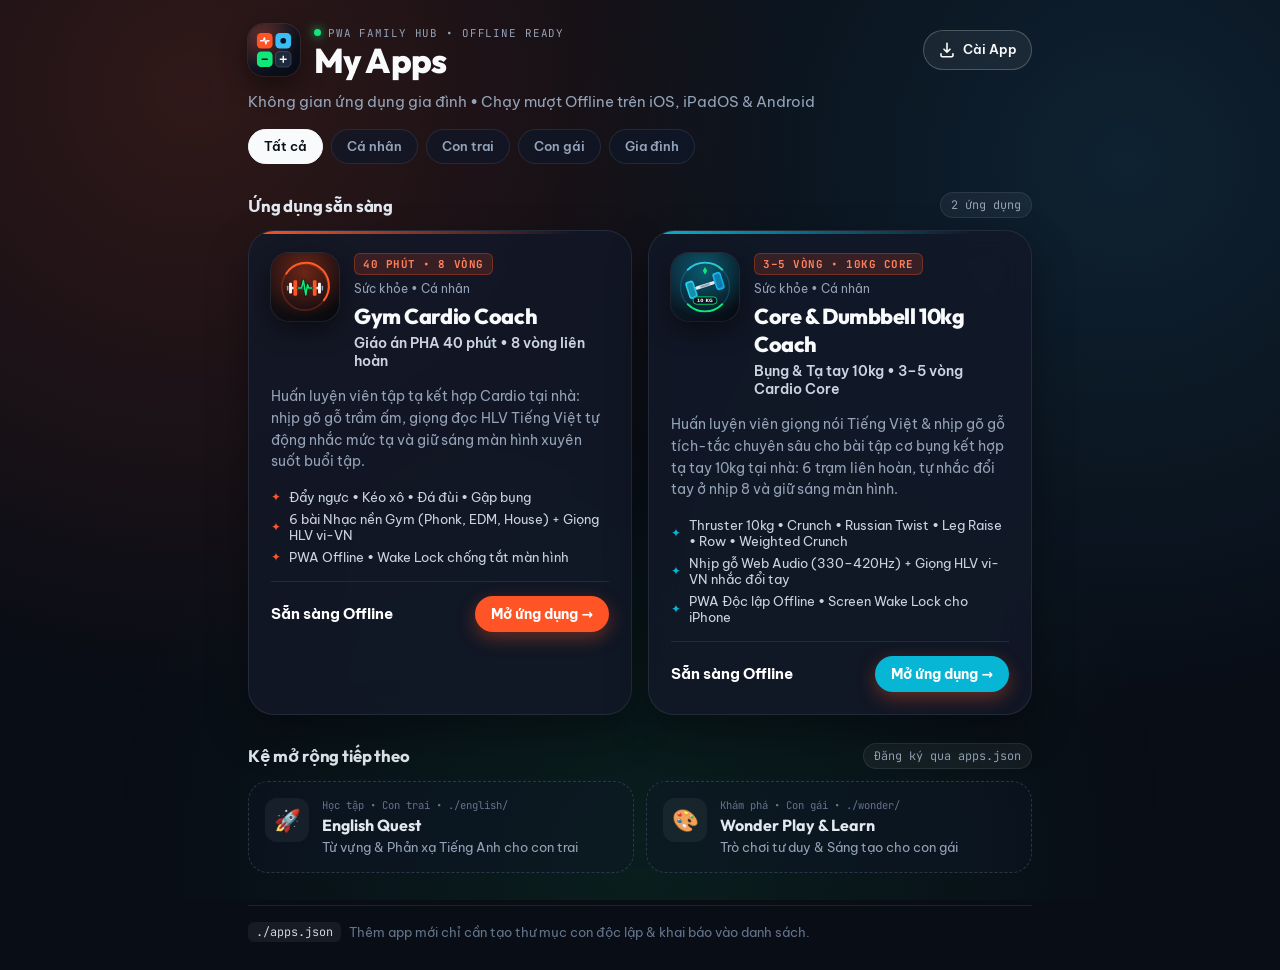
<file: index.html>
<!DOCTYPE html>
<html lang="vi">
<head>
  <meta charset="UTF-8">
  <meta name="viewport" content="width=device-width, initial-scale=1, maximum-scale=1, viewport-fit=cover">
  <title>My Apps — Không gian Ứng dụng Gia đình</title>
  <meta name="description" content="Cổng khởi chạy nhanh các ứng dụng web tĩnh (PWA) cá nhân và gia đình trên iPhone, iPad & Android.">

  <!-- iOS / iPadOS Standalone PWA Meta -->
  <meta name="apple-mobile-web-app-capable" content="yes">
  <meta name="mobile-web-app-capable" content="yes">
  <meta name="apple-mobile-web-app-status-bar-style" content="black-translucent">
  <meta name="apple-mobile-web-app-title" content="My Apps">
  <meta name="theme-color" content="#090D16">

  <!-- Relative Icons & Manifest for GitHub Pages Compatibility -->
  <link rel="icon" type="image/svg+xml" href="./assets/icons/icon.svg">
  <link rel="icon" type="image/png" sizes="192x192" href="./assets/icons/icon-192.png">
  <link rel="apple-touch-icon" sizes="180x180" href="./assets/icons/apple-touch-icon.png">
  <link rel="manifest" href="./manifest.json">

  <!-- Typography -->
  <link rel="preconnect" href="https://fonts.googleapis.com">
  <link rel="preconnect" href="https://fonts.gstatic.com" crossorigin>
  <link href="https://fonts.googleapis.com/css2?family=Be+Vietnam+Pro:wght@400;500;600;700&family=JetBrains+Mono:wght@500;700&family=Outfit:wght@600;700;800&display=swap" rel="stylesheet">

  <link rel="stylesheet" href="./assets/portal.css">
</head>
<body>
  <div class="ambient-mesh" aria-hidden="true"></div>

  <div class="portal-shell">
    <header class="portal-header">
      <div class="brand-row">
        <div class="brand-mark">
          <img src="./assets/icons/icon.svg" alt="My Apps Icon" width="48" height="48">
        </div>
        <div class="brand-copy">
          <div class="eyebrow">
            <span class="status-dot" id="networkDot"></span>
            <span id="networkLabel">PWA FAMILY HUB • OFFLINE READY</span>
          </div>
          <h1 id="portalTitle">My Apps</h1>
        </div>
        <button type="button" class="install-trigger" id="openInstallGuideBtn" aria-label="Hướng dẫn cài ứng dụng">
          <svg width="18" height="18" viewBox="0 0 24 24" fill="none" stroke="currentColor" stroke-width="2.2" stroke-linecap="round" stroke-linejoin="round" aria-hidden="true">
            <path d="M12 3v12m0 0l-4-4m4 4l4-4"/>
            <path d="M4 17v2a2 2 0 002 2h12a2 2 0 002-2v-2"/>
          </svg>
          <span>Cài App</span>
        </button>
      </div>
      <p class="portal-subtitle" id="portalSubtitle">
        Chạm để mở nhanh ứng dụng hoặc thêm trực tiếp từng app ra Màn hình chính iPhone, iPad &amp; Android.
      </p>

      <nav class="category-bar" id="categoryBar" aria-label="Phân loại ứng dụng"></nav>
    </header>

    <main class="portal-main">
      <section aria-labelledby="activeSectionHeading">
        <div class="section-head">
          <h2 id="activeSectionHeading">Ứng dụng sẵn sàng</h2>
          <span class="count-pill" id="activeCountPill">2 ứng dụng</span>
        </div>
        <div class="apps-grid" id="activeAppsGrid">
          <!-- Populated dynamically from ./apps.json -->
        </div>
      </section>

      <section class="planned-section" id="plannedSection" aria-labelledby="plannedSectionHeading" hidden>
        <div class="section-head">
          <h2 id="plannedSectionHeading">Kệ mở rộng tiếp theo</h2>
          <span class="mono-hint">Đăng ký qua apps.json</span>
        </div>
        <div class="planned-grid" id="plannedAppsGrid"></div>
      </section>
    </main>

    <footer class="portal-footer">
      <div class="arch-note">
        <span class="code-tag">./apps.json</span>
        <span>Thêm app mới chỉ cần tạo thư mục con độc lập &amp; khai báo vào danh sách.</span>
      </div>
    </footer>
  </div>

  <!-- Install Guide Modal for iOS Safari / Android Chrome -->
  <div class="modal-backdrop" id="installModal" hidden>
    <div class="modal-sheet" role="dialog" aria-modal="true" aria-labelledby="installModalTitle">
      <div class="modal-handle" aria-hidden="true"></div>
      <div class="modal-top">
        <div>
          <span class="modal-kicker">CHUẨN PWA TOÀN MÀN HÌNH</span>
          <h3 id="installModalTitle">Cài ra Màn hình chính</h3>
        </div>
        <button type="button" class="close-btn" id="closeInstallModalBtn" aria-label="Đóng">✕</button>
      </div>

      <p class="modal-lead">
        Mỗi ứng dụng trong kho (như <strong>Gym Cardio Coach</strong> và <strong>Core &amp; Dumbbell 10kg Coach</strong>) đều có biểu tượng và bộ nhớ Offline riêng. Bạn có thể mở thẳng ứng dụng đó rồi cài riêng từng biểu tượng ngoài màn hình điện thoại!
      </p>

      <button type="button" class="native-install-btn" id="nativeInstallBtn" hidden>
        ⚡ Cài đặt ngay trên thiết bị này
      </button>

      <div class="guide-cards">
        <div class="guide-card">
          <div class="guide-platform">🍎 iPhone 13 Pro &amp; iPad (Safari)</div>
          <ol>
            <li>Mở trang này (hoặc vào thẳng <strong>Gym Cardio Coach</strong>) bằng trình duyệt <strong>Safari</strong>.</li>
            <li>Chạm nút <strong>Chia sẻ (Share ↑)</strong> ở thanh dưới cùng màn hình.</li>
            <li>Cuộn xuống chọn <strong>Thêm vào MH chính (Add to Home Screen)</strong> → bấm <strong>Thêm (Add)</strong>.</li>
          </ol>
        </div>

        <div class="guide-card">
          <div class="guide-platform">🤖 Điện thoại Android (Chrome)</div>
          <ol>
            <li>Mở ứng dụng cần cài trên <strong>Google Chrome</strong>.</li>
            <li>Chạm biểu tượng <strong>⋮ (Menu góc trên phải)</strong>.</li>
            <li>Chọn <strong>Cài đặt ứng dụng (Install app)</strong> hoặc <strong>Thêm vào Màn hình chính</strong>.</li>
          </ol>
        </div>
      </div>
    </div>
  </div>

  <script src="./assets/portal.js" defer></script>
</body>
</html>
</file>
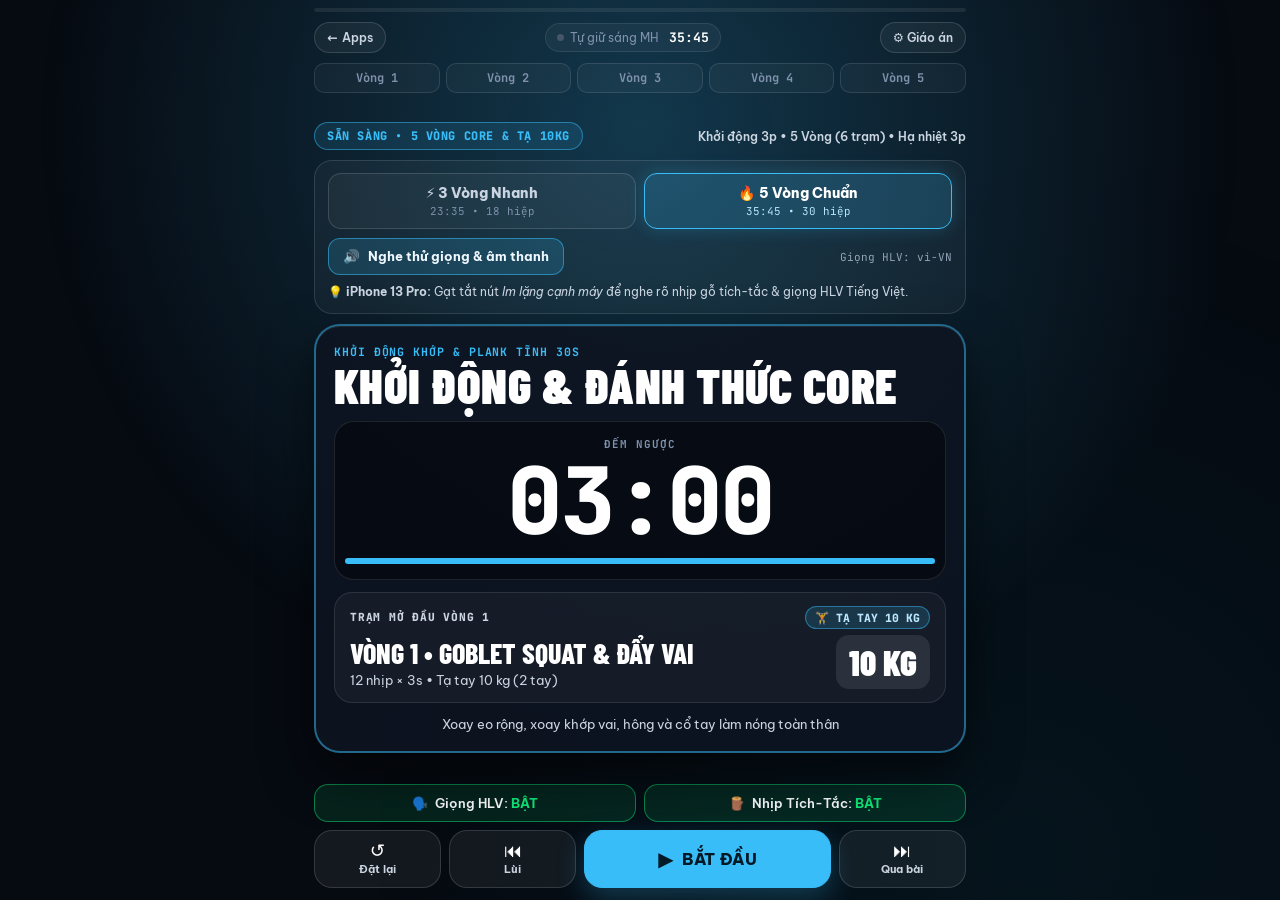
<file: abs-dumbbell/index.html>
<!DOCTYPE html>
<html lang="vi">
<head>
  <meta charset="UTF-8">
  <meta name="viewport" content="width=device-width, initial-scale=1, maximum-scale=1, user-scalable=no, viewport-fit=cover">
  <title>Core &amp; Dumbbell 10kg Coach</title>
  <meta name="description" content="Huấn luyện viên giọng nói Tiếng Việt & nhịp gỗ tích-tắc chuyên sâu cho bài tập cơ bụng kết hợp tạ tay 10kg tại nhà (3–5 vòng Cardio Core).">

  <!-- iOS Safari & Android Chrome Standalone PWA Meta -->
  <meta name="apple-mobile-web-app-capable" content="yes">
  <meta name="mobile-web-app-capable" content="yes">
  <meta name="apple-mobile-web-app-status-bar-style" content="black-translucent">
  <meta name="apple-mobile-web-app-title" content="Core 10kg">
  <meta name="theme-color" content="#060A11" id="metaThemeColor">

  <!-- 100% Relative Icons & Manifest for GitHub Pages Compatibility -->
  <link rel="icon" type="image/svg+xml" href="./icons/icon.svg">
  <link rel="icon" type="image/png" sizes="192x192" href="./icons/icon-192.png">
  <link rel="apple-touch-icon" sizes="180x180" href="./icons/apple-touch-icon.png">
  <link rel="manifest" href="./manifest.json">

  <!-- Athletic High-Contrast Typography -->
  <link rel="preconnect" href="https://fonts.googleapis.com">
  <link rel="preconnect" href="https://fonts.gstatic.com" crossorigin>
  <link href="https://fonts.googleapis.com/css2?family=Barlow+Condensed:wght@700;800;900&family=Be+Vietnam+Pro:wght@500;600;700;800&family=JetBrains+Mono:wght@600;700;800&display=swap" rel="stylesheet">

  <link rel="stylesheet" href="./styles.css">
</head>
<body data-phase="ready">
  <!-- Ambient Phase Aura -->
  <div class="phase-aura" aria-hidden="true"></div>

  <div class="coach-app">
    <!-- Overall Session Progress Hairline -->
    <div class="session-progress-track" aria-hidden="true">
      <div class="session-progress-fill" id="sessionProgressFill"></div>
    </div>

    <!-- Top Telemetry Bar -->
    <header class="top-bar">
      <a href="../" class="back-hub-link" aria-label="Về cổng ứng dụng My Apps">
        <span aria-hidden="true">←</span>
        <span>Apps</span>
      </a>

      <div class="session-telemetry">
        <span class="wake-badge" id="wakeBadge" title="Giữ màn hình luôn sáng khi tập">
          <span class="wake-dot"></span>
          <span id="wakeText">Tự giữ sáng MH</span>
        </span>
        <span class="total-clock" id="totalRemainingClock">35:45</span>
      </div>

      <button type="button" class="plan-btn" id="openPlanDrawerBtn" aria-label="Xem và tùy chỉnh giáo án">
        <span>⚙ Giáo án</span>
      </button>
    </header>

    <!-- Round Progress Strip (3 or 5 Rounds) -->
    <div class="round-strip" id="roundStrip" role="navigation" aria-label="Tiến độ các vòng tập"></div>

    <!-- Main Center Stage -->
    <main class="stage" id="mainStage">
      <!-- Phase Status Banner -->
      <div class="phase-banner">
        <span class="phase-pill" id="phasePill">SẴN SÀNG • CORE &amp; TẠ 10KG</span>
        <span class="round-sublabel" id="roundSublabel">Khởi động 3p • 5 Vòng • Hạ nhiệt 3p</span>
      </div>

      <!-- Pre-Workout Quick Setup Panel (Round Selector 3/5 + Audio Test) -->
      <section class="setup-panel" id="setupPanel" aria-label="Cấu hình trước buổi tập">
        <div class="round-preset-row" role="group" aria-label="Chọn số vòng tập">
          <button type="button" class="preset-btn" id="preset3Btn" data-rounds="3">
            <span class="preset-title">⚡ 3 Vòng Nhanh</span>
            <span class="preset-sub" id="preset3Sub">~24 phút • 18 hiệp</span>
          </button>
          <button type="button" class="preset-btn active" id="preset5Btn" data-rounds="5">
            <span class="preset-title">🔥 5 Vòng Chuẩn</span>
            <span class="preset-sub" id="preset5Sub">~36 phút • 30 hiệp</span>
          </button>
        </div>

        <div class="audio-check-row">
          <button type="button" class="test-audio-btn" id="testAudioBtn">
            <span aria-hidden="true">🔊</span>
            <span>Nghe thử giọng &amp; âm thanh</span>
          </button>
          <span class="voice-engine-tag" id="voiceEngineTag">Đang kiểm tra giọng đọc...</span>
        </div>

        <p class="silent-hint">
          💡 <strong>iPhone 13 Pro:</strong> Gạt tắt nút <em>Im lặng cạnh máy</em> để nghe rõ nhịp gỗ tích-tắc &amp; giọng HLV Tiếng Việt.
        </p>
      </section>

      <!-- Active Exercise / Rest / Mobility Focal Card -->
      <section class="focal-card" id="focalCard" aria-live="polite">
        <!-- Headline Station & Weight -->
        <div class="station-header">
          <div class="station-title-wrap">
            <span class="station-kicker" id="stationKicker">GIAI ĐOẠN 1/3 • LÀM NÓNG CORE</span>
            <h1 class="station-name" id="stationName">KHỞI ĐỘNG &amp; ĐÁNH THỨC CORE</h1>
          </div>
          <div class="weight-callout" id="weightCallout" hidden>
            <span class="weight-num" id="weightNum">10</span>
            <span class="weight-unit" id="weightUnit">KG</span>
          </div>
        </div>

        <!-- Side Switch / Alternating Cue Banner (For Single-Arm Row & Russian Twist) -->
        <div class="side-cue-banner" id="sideCueBanner" hidden>
          <span class="side-cue-dot" aria-hidden="true"></span>
          <span class="side-cue-text" id="sideCueText">TAY TRÁI (NHỊP 1 – 8)</span>
        </div>

        <!-- Giant Rep + Countdown Telemetry Grid -->
        <div class="telemetry-hero" id="telemetryHero">
          <!-- Rep Counter Block (Visible in WORK state) -->
          <div class="rep-block" id="repBlock" hidden>
            <span class="telemetry-label">NHỊP HIỆN TẠI</span>
            <div class="rep-digits">
              <span class="rep-current" id="repCurrent">01</span>
              <span class="rep-slash">/</span>
              <span class="rep-total" id="repTotal">12</span>
            </div>
            <div class="tempo-dots" id="tempoDots" aria-hidden="true"></div>
          </div>

          <!-- Countdown Block (Ultra Large for Floor Viewing) -->
          <div class="timer-block">
            <span class="telemetry-label" id="timerLabel">ĐẾM NGƯỢC</span>
            <div class="countdown-digits" id="countdownDigits">03:00</div>
            <div class="step-progress-bar" aria-hidden="true">
              <div class="step-progress-fill" id="stepProgressFill"></div>
            </div>
          </div>
        </div>

        <!-- Next Exercise & Equipment Preview (Prominent during Green Rest) -->
        <div class="next-setup-box" id="nextSetupBox">
          <div class="next-setup-head">
            <span class="next-kicker" id="nextKicker">TRẠM MỞ ĐẦU VÒNG 1</span>
            <span class="equip-badge" id="nextEquipBadge">🏋️ TẠ TAY 10 KG</span>
          </div>
          <div class="next-setup-main">
            <div class="next-ex-info">
              <div class="next-ex-name" id="nextExName">Vòng 1 • Goblet Squat &amp; Đẩy vai</div>
              <div class="next-ex-meta" id="nextExMeta">12 nhịp × 3s • Tạ tay 10 kg (2 tay)</div>
            </div>
            <div class="next-weight-giant" id="nextWeightGiant">10 KG</div>
          </div>
        </div>

        <!-- Coaching Form / Mobility Cue -->
        <p class="coach-cue" id="coachCue">
          Xoay eo rộng, xoay khớp vai, hông và cổ tay làm nóng toàn thân trước khi vào Plank tĩnh 30 giây.
        </p>
      </section>

      <!-- Completed Celebration Summary -->
      <section class="summary-card" id="summaryCard" hidden>
        <div class="summary-medal" aria-hidden="true">🏆</div>
        <h2 id="summaryHeadline">HOÀN THÀNH 5 VÒNG XUẤT SẮC!</h2>
        <p class="summary-sub">Cơ bụng và toàn thân đã đốt calo tối đa, nhịp tim đã hạ an toàn — sẵn sàng tắm nước ấm và ngủ thật ngon tối nay.</p>
        <div class="summary-stats">
          <div class="stat-box">
            <span class="stat-val" id="sumDuration">35:45</span>
            <span class="stat-lbl">Tổng thời gian</span>
          </div>
          <div class="stat-box">
            <span class="stat-val" id="sumReps">415</span>
            <span class="stat-lbl">Tổng số nhịp</span>
          </div>
          <div class="stat-box">
            <span class="stat-val" id="sumVolume">2.800 kg</span>
            <span class="stat-lbl">Tổng tải tạ 10kg</span>
          </div>
        </div>
        <button type="button" class="restart-workout-btn" id="restartAfterFinishBtn">↺ Đặt lại cho buổi tập tiếp theo</button>
      </section>
    </main>

    <!-- Bottom One-Handed Control Deck -->
    <footer class="control-deck">
      <!-- Independent Audio Toggles -->
      <div class="audio-toggles">
        <button type="button" class="toggle-pill active" id="toggleVoiceBtn" aria-pressed="true">
          <span aria-hidden="true">🗣️</span>
          <span>Giọng HLV: <strong id="voiceStateTxt">BẬT</strong></span>
        </button>
        <button type="button" class="toggle-pill active" id="toggleTickBtn" aria-pressed="true">
          <span aria-hidden="true">🪵</span>
          <span>Nhịp Tích-Tắc: <strong id="tickStateTxt">BẬT</strong></span>
        </button>
      </div>

      <!-- Primary Transport Controls -->
      <div class="transport-row">
        <button type="button" class="ctrl-btn ctrl-secondary" id="resetBtn" aria-label="Đặt lại từ đầu" title="Đặt lại">
          <span class="ctrl-ico">↺</span>
          <span class="ctrl-txt">Đặt lại</span>
        </button>

        <button type="button" class="ctrl-btn ctrl-secondary" id="prevBtn" aria-label="Lùi lại bài trước" title="Lùi bài">
          <span class="ctrl-ico">⏮</span>
          <span class="ctrl-txt">Lùi</span>
        </button>

        <button type="button" class="ctrl-btn ctrl-primary" id="playPauseBtn" aria-label="Bắt đầu hoặc tạm dừng">
          <span class="ctrl-ico" id="playPauseIco">▶</span>
          <span class="ctrl-txt" id="playPauseTxt">BẮT ĐẦU</span>
        </button>

        <button type="button" class="ctrl-btn ctrl-secondary" id="skipBtn" aria-label="Chuyển qua bài tiếp theo" title="Qua bài">
          <span class="ctrl-ico">⏭</span>
          <span class="ctrl-txt">Qua bài</span>
        </button>
      </div>
    </footer>
  </div>

  <!-- Plan Schedule & JSON Customizer Drawer -->
  <div class="drawer-backdrop" id="planDrawer" hidden>
    <div class="drawer-sheet" role="dialog" aria-modal="true" aria-labelledby="drawerTitle">
      <div class="drawer-top">
        <div>
          <span class="drawer-kicker">CẤU HÌNH ĐỘC LẬP • WORKOUT-PLAN.JSON</span>
          <h2 id="drawerTitle">Giáo án Core &amp; Tạ 10kg</h2>
        </div>
        <button type="button" class="drawer-close" id="closePlanDrawerBtn" aria-label="Đóng">✕</button>
      </div>

      <div class="drawer-tabs" role="tablist">
        <button type="button" class="drawer-tab active" data-tab="timeline" role="tab">Lộ trình &amp; Chuyển nhanh</button>
        <button type="button" class="drawer-tab" data-tab="customize" role="tab">Tùy chỉnh nhịp &amp; vòng</button>
        <button type="button" class="drawer-tab" data-tab="json" role="tab">JSON gốc</button>
      </div>

      <div class="drawer-body">
        <!-- Tab 1: Interactive Timeline -->
        <div class="tab-pane active" id="tabTimeline">
          <p class="drawer-hint">Chạm vào bất kỳ giai đoạn hoặc vòng tập nào để nhảy trực tiếp tới trạm đó.</p>
          <div class="timeline-list" id="timelineList"></div>
        </div>

        <!-- Tab 2: Visual Customizer -->
        <div class="tab-pane" id="tabCustomize" hidden>
          <div class="custom-group">
            <h3>Số vòng &amp; Thời lượng khởi động / hạ nhiệt</h3>
            <div class="field-grid-3">
              <label class="field-item">
                <span>Số vòng</span>
                <input type="number" id="cfgRoundsCount" min="1" max="10" step="1">
              </label>
              <label class="field-item">
                <span>Khởi động (s)</span>
                <input type="number" id="cfgWarmupSec" min="0" max="600" step="10">
              </label>
              <label class="field-item">
                <span>Hạ nhiệt (s)</span>
                <input type="number" id="cfgCooldownSec" min="0" max="600" step="10">
              </label>
            </div>
          </div>

          <div class="custom-group">
            <h3>6 trạm liên hoàn (Số nhịp • Giây/nhịp • Nghỉ)</h3>
            <div id="exerciseConfigList" class="exercise-cfg-list"></div>
          </div>

          <div class="drawer-actions">
            <button type="button" class="btn-outline-danger" id="resetDefaultPlanBtn">Khôi phục gốc</button>
            <button type="button" class="btn-save-plan" id="saveCustomPlanBtn">Lưu &amp; Áp dụng</button>
          </div>
        </div>

        <!-- Tab 3: Raw JSON Editor -->
        <div class="tab-pane" id="tabJson" hidden>
          <p class="drawer-hint">Toàn bộ giáo án được lưu dưới dạng JSON sạch để chỉnh sửa linh hoạt:</p>
          <textarea id="rawJsonTextarea" class="json-editor" spellcheck="false" rows="14"></textarea>
          <p class="json-error" id="jsonErrorMsg" hidden></p>
          <div class="drawer-actions">
            <button type="button" class="btn-outline-danger" id="resetJsonDefaultBtn">Mặc định gốc</button>
            <button type="button" class="btn-save-plan" id="applyRawJsonBtn">Áp dụng JSON</button>
          </div>
        </div>
      </div>
    </div>
  </div>

  <!-- Confirmation Modal for Reset mid-workout -->
  <div class="confirm-backdrop" id="resetConfirmModal" hidden>
    <div class="confirm-box" role="alertdialog" aria-modal="true" aria-labelledby="confirmResetTitle">
      <h3 id="confirmResetTitle">Đặt lại buổi tập từ đầu?</h3>
      <p>Tiến độ hiện tại sẽ quay về phần Khởi động &amp; Đánh thức Core (00:00).</p>
      <div class="confirm-actions">
        <button type="button" class="btn-cancel" id="cancelResetBtn">Hủy</button>
        <button type="button" class="btn-confirm-danger" id="confirmResetBtn">Đặt lại</button>
      </div>
    </div>
  </div>

  <script src="./app.js" defer></script>
</body>
</html>
</file>
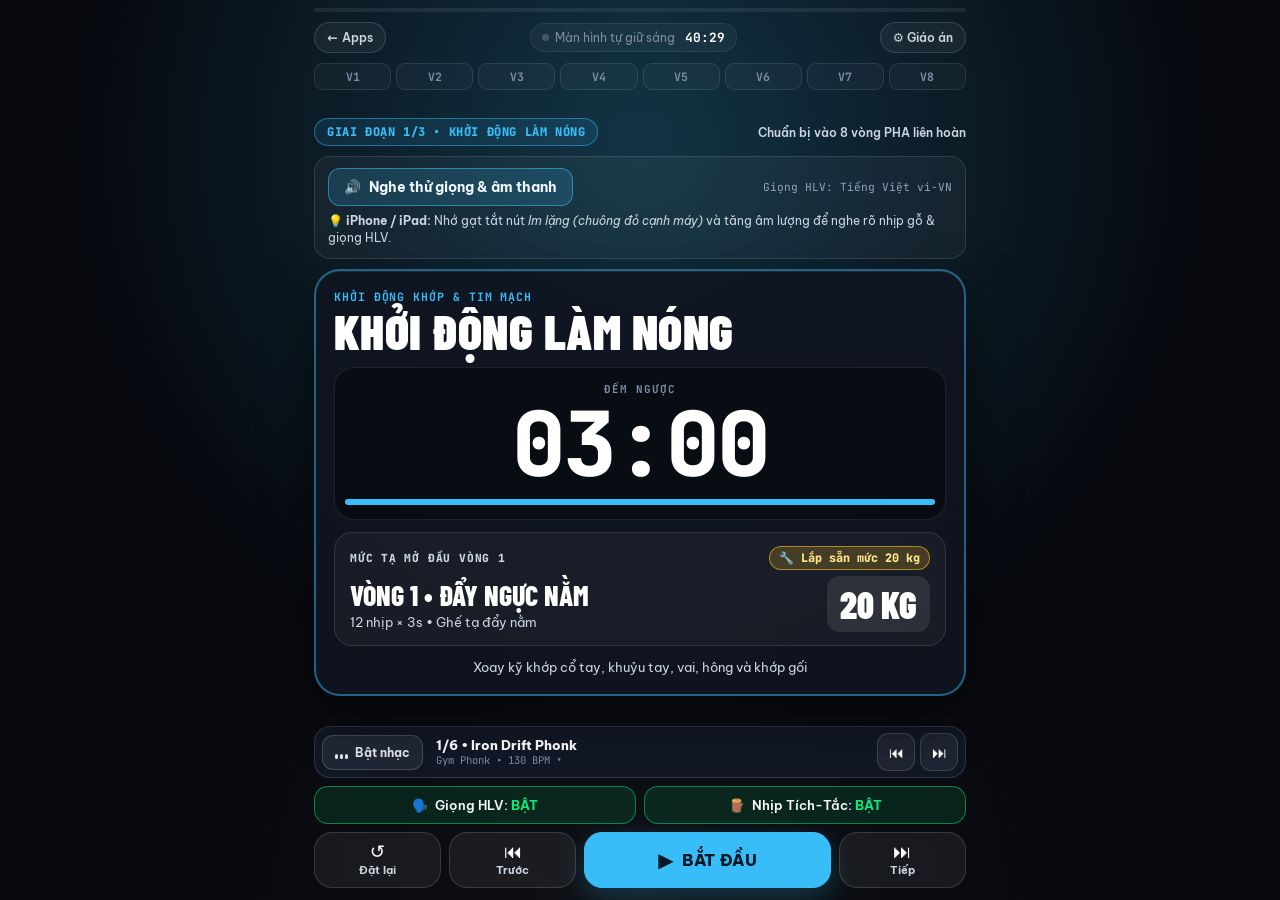
<file: gym/index.html>
<!DOCTYPE html>
<html lang="vi">
<head>
  <meta charset="UTF-8">
  <meta name="viewport" content="width=device-width, initial-scale=1, maximum-scale=1, user-scalable=no, viewport-fit=cover">
  <title>Gym Cardio Coach — 40 Phút PHA</title>
  <meta name="description" content="Huấn luyện viên tập Gym Cardio 40 phút (8 vòng liên hoàn) tại nhà với nhịp gỗ trầm ấm và giọng HLV Tiếng Việt.">

  <!-- iOS Safari & Android Chrome Standalone PWA Meta -->
  <meta name="apple-mobile-web-app-capable" content="yes">
  <meta name="mobile-web-app-capable" content="yes">
  <meta name="apple-mobile-web-app-status-bar-style" content="black-translucent">
  <meta name="apple-mobile-web-app-title" content="Gym Coach">
  <meta name="theme-color" content="#07090E" id="metaThemeColor">

  <!-- Relative Icons & Manifest for GitHub Pages Compatibility -->
  <link rel="icon" type="image/svg+xml" href="./icons/icon.svg">
  <link rel="icon" type="image/png" sizes="192x192" href="./icons/icon-192.png">
  <link rel="apple-touch-icon" sizes="180x180" href="./icons/apple-touch-icon.png">
  <link rel="manifest" href="./manifest.json">

  <!-- Athletic High-Contrast Typography -->
  <link rel="preconnect" href="https://fonts.googleapis.com">
  <link rel="preconnect" href="https://fonts.gstatic.com" crossorigin>
  <link href="https://fonts.googleapis.com/css2?family=Barlow+Condensed:wght@700;800;900&family=Be+Vietnam+Pro:wght@500;600;700;800&family=JetBrains+Mono:wght@600;700;800&display=swap" rel="stylesheet">

  <link rel="stylesheet" href="./styles.css">
</head>
<body data-phase="ready">
  <!-- Ambient Phase Aura -->
  <div class="phase-aura" aria-hidden="true"></div>

  <div class="coach-app">
    <!-- Overall Session Progress Hairline -->
    <div class="session-progress-track" aria-hidden="true">
      <div class="session-progress-fill" id="sessionProgressFill"></div>
    </div>

    <!-- Top Telemetry Bar -->
    <header class="top-bar">
      <a href="../" class="back-hub-link" id="backHubLink" aria-label="Về cổng ứng dụng My Apps">
        <span aria-hidden="true">←</span>
        <span>Apps</span>
      </a>

      <div class="session-telemetry">
        <span class="wake-badge" id="wakeBadge" title="Giữ màn hình luôn sáng khi tập">
          <span class="wake-dot"></span>
          <span id="wakeText">Màn hình tự giữ sáng</span>
        </span>
        <span class="total-clock" id="totalRemainingClock">40:29</span>
      </div>

      <button type="button" class="plan-btn" id="openPlanDrawerBtn" aria-label="Xem và tùy chỉnh giáo án">
        <span>⚙ Giáo án</span>
      </button>
    </header>

    <!-- 8-Round Pyramid Progress Strip -->
    <div class="round-strip" id="roundStrip" role="navigation" aria-label="Tiến độ 8 vòng tập"></div>

    <!-- Main Center Stage -->
    <main class="stage" id="mainStage">
      <!-- Phase Status Pill -->
      <div class="phase-banner">
        <span class="phase-pill" id="phasePill">SẴN SÀNG • 40 PHÚT PHA CARDIO</span>
        <span class="round-sublabel" id="roundSublabel">Khởi động 3p • 8 Vòng • Hạ nhiệt 3p</span>
      </div>

      <!-- Audio Test Card (Shown prominently before starting, collapsible during workout) -->
      <section class="audio-check-panel" id="audioCheckPanel" aria-label="Kiểm tra âm thanh trước khi tập">
        <div class="audio-check-row">
          <button type="button" class="test-audio-btn" id="testAudioBtn">
            <span class="speaker-wave" aria-hidden="true">🔊</span>
            <span>Nghe thử giọng &amp; âm thanh</span>
          </button>
          <span class="voice-engine-tag" id="voiceEngineTag">Đang kiểm tra giọng đọc...</span>
        </div>
        <p class="silent-hint">
          💡 <strong>iPhone / iPad:</strong> Nhớ gạt tắt nút <em>Im lặng (chuông đỏ cạnh máy)</em> và tăng âm lượng để nghe rõ nhịp gỗ &amp; giọng HLV.
        </p>
      </section>

      <!-- Active Exercise / Rest / Mobility Focal Display -->
      <section class="focal-card" id="focalCard" aria-live="polite">
        <!-- Headline Station & Weight -->
        <div class="station-header" id="stationHeader">
          <div class="station-title-wrap">
            <span class="station-kicker" id="stationKicker">BÀI MỞ ĐẦU</span>
            <h1 class="station-name" id="stationName">KHỞI ĐỘNG LÀM NÓNG</h1>
          </div>
          <div class="weight-callout" id="weightCallout" hidden>
            <span class="weight-num" id="weightNum">20</span>
            <span class="weight-unit" id="weightUnit">KG</span>
          </div>
        </div>

        <!-- Giant Rep + Countdown Telemetry Grid -->
        <div class="telemetry-hero" id="telemetryHero">
          <!-- Rep Counter Block (Visible in WORK state) -->
          <div class="rep-block" id="repBlock" hidden>
            <span class="telemetry-label">NHỊP HIỆN TẠI</span>
            <div class="rep-digits" id="repDigits">
              <span class="rep-current" id="repCurrent">01</span>
              <span class="rep-slash">/</span>
              <span class="rep-total" id="repTotal">12</span>
            </div>
            <div class="tempo-dots" id="tempoDots" aria-hidden="true"></div>
          </div>

          <!-- Countdown Block (Always Ultra Large) -->
          <div class="timer-block" id="timerBlock">
            <span class="telemetry-label" id="timerLabel">THỜI GIAN HIỆP</span>
            <div class="countdown-digits" id="countdownDigits">03:00</div>
            <div class="step-progress-bar" aria-hidden="true">
              <div class="step-progress-fill" id="stepProgressFill"></div>
            </div>
          </div>
        </div>

        <!-- Rest-State Next Exercise & Plate Setup Card (Massive during Green Rest!) -->
        <div class="next-setup-box" id="nextSetupBox">
          <div class="next-setup-head">
            <span class="next-kicker" id="nextKicker">CHUẨN BỊ TIẾP THEO</span>
            <span class="weight-delta-badge" id="weightDeltaBadge" hidden>⚡ ĐỔI TẠ</span>
          </div>
          <div class="next-setup-main">
            <div class="next-ex-info">
              <div class="next-ex-name" id="nextExName">Vòng 1 • Đẩy ngực nằm</div>
              <div class="next-ex-meta" id="nextExMeta">12 nhịp × 3 giây • Ghế tạ đẩy nằm</div>
            </div>
            <div class="next-weight-giant" id="nextWeightGiant">20 KG</div>
          </div>
        </div>

        <!-- Coaching Form / Mobility Cue -->
        <p class="coach-cue" id="coachCue">
          Xoay kỹ khớp cổ tay, khuỷu tay, vai, hông và khớp gối trước khi vào 8 vòng liên hoàn.
        </p>
      </section>

      <!-- Completed Celebration Summary (Shown when 40m finishes) -->
      <section class="summary-card" id="summaryCard" hidden>
        <div class="summary-medal" aria-hidden="true">🏆</div>
        <h2>HOÀN THÀNH 8 VÒNG XUẤT SẮC!</h2>
        <p class="summary-sub">Cơ thể đã đốt năng lượng tối đa và hạ nhịp tim an toàn — sẵn sàng tắm nước ấm và ngủ sâu giấc tối nay.</p>
        <div class="summary-stats">
          <div class="stat-box">
            <span class="stat-val" id="sumDuration">40:29</span>
            <span class="stat-lbl">Tổng thời gian</span>
          </div>
          <div class="stat-box">
            <span class="stat-val" id="sumReps">408</span>
            <span class="stat-lbl">Tổng số nhịp</span>
          </div>
          <div class="stat-box">
            <span class="stat-val" id="sumVolume">6.840 kg</span>
            <span class="stat-lbl">Tổng khối lượng tạ</span>
          </div>
        </div>
        <button type="button" class="restart-workout-btn" id="restartAfterFinishBtn">↺ Đặt lại cho buổi tập tiếp theo</button>
      </section>
    </main>

    <!-- Bottom One-Handed Control Deck -->
    <footer class="control-deck">
      <!-- Gym Background Music Player Bar -->
      <div class="bgm-bar" id="bgmBar" aria-label="Trình phát nhạc nền phòng Gym">
        <button type="button" class="bgm-power-btn" id="bgmToggleBtn" aria-pressed="false">
          <span class="eq-bars" aria-hidden="true">
            <i></i><i></i><i></i>
          </span>
          <span id="bgmToggleTxt">Bật nhạc</span>
        </button>

        <button type="button" class="bgm-track-selector" id="bgmOpenListBtn" title="Chạm để chọn bài & chỉnh âm lượng nhạc">
          <span class="bgm-track-title" id="bgmTrackTitle">1/6 • Iron Drift Phonk</span>
          <span class="bgm-track-sub" id="bgmTrackSub">Gym Phonk • 130 BPM ▾</span>
        </button>

        <div class="bgm-nav-btns">
          <button type="button" class="bgm-step-btn" id="bgmPrevBtn" aria-label="Bài nhạc trước" title="Bài trước">⏮</button>
          <button type="button" class="bgm-step-btn" id="bgmNextBtn" aria-label="Đổi bài nhạc tiếp theo" title="Đổi bài">⏭</button>
        </div>
      </div>

      <!-- Independent Audio Toggles -->
      <div class="audio-toggles">
        <button type="button" class="toggle-pill active" id="toggleVoiceBtn" aria-pressed="true">
          <span class="toggle-icon" aria-hidden="true">🗣️</span>
          <span>Giọng HLV: <strong id="voiceStateTxt">BẬT</strong></span>
        </button>
        <button type="button" class="toggle-pill active" id="toggleTickBtn" aria-pressed="true">
          <span class="toggle-icon" aria-hidden="true">🪵</span>
          <span>Nhịp Tích-Tắc: <strong id="tickStateTxt">BẬT</strong></span>
        </button>
      </div>

      <!-- Primary Transport Controls -->
      <div class="transport-row">
        <button type="button" class="ctrl-btn ctrl-secondary" id="resetBtn" aria-label="Đặt lại từ đầu" title="Đặt lại">
          <span class="ctrl-ico">↺</span>
          <span class="ctrl-txt">Đặt lại</span>
        </button>

        <button type="button" class="ctrl-btn ctrl-secondary" id="prevBtn" aria-label="Lùi lại bài trước" title="Bài trước">
          <span class="ctrl-ico">⏮</span>
          <span class="ctrl-txt">Trước</span>
        </button>

        <button type="button" class="ctrl-btn ctrl-primary" id="playPauseBtn" aria-label="Bắt đầu hoặc tạm dừng">
          <span class="ctrl-ico" id="playPauseIco">▶</span>
          <span class="ctrl-txt" id="playPauseTxt">BẮT ĐẦU</span>
        </button>

        <button type="button" class="ctrl-btn ctrl-secondary" id="skipBtn" aria-label="Chuyển qua bài tiếp theo" title="Bài tiếp">
          <span class="ctrl-ico">⏭</span>
          <span class="ctrl-txt">Tiếp</span>
        </button>
      </div>
    </footer>
  </div>

  <!-- Plan Schedule & Live JSON Customizer Drawer -->
  <div class="drawer-backdrop" id="planDrawer" hidden>
    <div class="drawer-sheet" role="dialog" aria-modal="true" aria-labelledby="drawerTitle">
      <div class="drawer-top">
        <div>
          <span class="drawer-kicker">CẤU HÌNH ĐỘC LẬP • WORKOUT-PLAN.JSON</span>
          <h2 id="drawerTitle">Giáo án 40 Phút (8 Vòng)</h2>
        </div>
        <button type="button" class="drawer-close" id="closePlanDrawerBtn" aria-label="Đóng">✕</button>
      </div>

      <div class="drawer-tabs" role="tablist">
        <button type="button" class="drawer-tab active" data-tab="timeline" role="tab">Lộ trình &amp; Chuyển nhanh</button>
        <button type="button" class="drawer-tab" data-tab="customize" role="tab">Tùy chỉnh tạ &amp; nhịp</button>
        <button type="button" class="drawer-tab" data-tab="json" role="tab">JSON gốc</button>
      </div>

      <div class="drawer-body">
        <!-- Tab 1: Interactive Timeline -->
        <div class="tab-pane active" id="tabTimeline">
          <p class="drawer-hint">Chạm vào bất kỳ giai đoạn hoặc vòng nào để nhảy trực tiếp tới trạm đó.</p>
          <div class="timeline-list" id="timelineList"></div>
        </div>

        <!-- Tab 2: Visual Customizer -->
        <div class="tab-pane" id="tabCustomize" hidden>
          <div class="custom-group">
            <h3>Thời lượng Khởi động &amp; Hạ nhiệt</h3>
            <div class="field-grid-2">
              <label class="field-item">
                <span>Khởi động (giây)</span>
                <input type="number" id="cfgWarmupSec" min="0" max="900" step="10">
              </label>
              <label class="field-item">
                <span>Hạ nhiệt (giây)</span>
                <input type="number" id="cfgCooldownSec" min="0" max="900" step="10">
              </label>
            </div>
          </div>

          <div class="custom-group">
            <h3>Số nhịp &amp; Tốc độ từng bài</h3>
            <div id="exerciseConfigList" class="exercise-cfg-list"></div>
          </div>

          <div class="custom-group">
            <div class="rounds-cfg-header">
              <h3>Phân bổ tạ qua các vòng</h3>
              <div class="round-count-ctrl">
                <button type="button" class="mini-btn" id="removeRoundBtn">− Vòng</button>
                <span id="cfgRoundCountLabel">8 vòng</span>
                <button type="button" class="mini-btn" id="addRoundBtn">+ Vòng</button>
              </div>
            </div>
            <div id="roundsConfigList" class="rounds-cfg-list"></div>
          </div>

          <div class="drawer-actions">
            <button type="button" class="btn-outline-danger" id="resetDefaultPlanBtn">Khôi phục chuẩn 40p</button>
            <button type="button" class="btn-save-plan" id="saveCustomPlanBtn">Lưu &amp; Áp dụng</button>
          </div>
        </div>

        <!-- Tab 3: Raw JSON Editor -->
        <div class="tab-pane" id="tabJson" hidden>
          <p class="drawer-hint">Dữ liệu giáo án được tách biệt hoàn toàn dưới dạng JSON. Bạn có thể chỉnh sửa trực tiếp hoặc sao lưu:</p>
          <textarea id="rawJsonTextarea" class="json-editor" spellcheck="false" rows="14"></textarea>
          <p class="json-error" id="jsonErrorMsg" hidden></p>
          <div class="drawer-actions">
            <button type="button" class="btn-outline-danger" id="resetJsonDefaultBtn">Mặc định gốc</button>
            <button type="button" class="btn-save-plan" id="applyRawJsonBtn">Áp dụng JSON</button>
          </div>
        </div>
      </div>
    </div>
  </div>

  <!-- Gym Music Playlist & Volume Modal -->
  <div class="drawer-backdrop" id="bgmPlaylistModal" hidden>
    <div class="drawer-sheet bgm-sheet" role="dialog" aria-modal="true" aria-labelledby="bgmModalTitle">
      <div class="drawer-top">
        <div>
          <span class="drawer-kicker">DJ GYM MIX • CHẠY OFFLINE 100%</span>
          <h2 id="bgmModalTitle">Nhạc nền phòng Gym (6 Bài)</h2>
        </div>
        <button type="button" class="drawer-close" id="closeBgmModalBtn" aria-label="Đóng">✕</button>
      </div>

      <div class="bgm-vol-box">
        <div class="bgm-vol-head">
          <span>🔊 Âm lượng nhạc nền</span>
          <strong id="bgmVolLabel">55%</strong>
        </div>
        <input type="range" id="bgmVolSlider" min="10" max="100" step="5" value="55" class="bgm-vol-slider">
        <p class="bgm-duck-note">✨ Tự động hạ nhỏ nhạc nền mỗi khi Giọng HLV đọc thông báo chuyển hiệp.</p>
      </div>

      <div class="bgm-track-list" id="bgmTrackList"></div>
    </div>
  </div>

  <!-- Confirmation Toast / Modal for Reset mid-workout -->
  <div class="confirm-backdrop" id="resetConfirmModal" hidden>
    <div class="confirm-box" role="alertdialog" aria-modal="true" aria-labelledby="confirmResetTitle">
      <h3 id="confirmResetTitle">Đặt lại buổi tập từ đầu?</h3>
      <p>Tiến độ vòng tập hiện tại sẽ quay về phần Khởi động (00:00).</p>
      <div class="confirm-actions">
        <button type="button" class="btn-cancel" id="cancelResetBtn">Hủy</button>
        <button type="button" class="btn-confirm-danger" id="confirmResetBtn">Đặt lại</button>
      </div>
    </div>
  </div>

  <script src="./music-engine.js" defer></script>
  <script src="./app.js" defer></script>
</body>
</html>
</file>
<file: assets/portal.css>
:root {
  --bg-deep: #090D16;
  --bg-card: rgba(18, 25, 40, 0.84);
  --bg-card-hover: rgba(25, 35, 56, 0.96);
  --border-subtle: rgba(148, 163, 184, 0.14);
  --border-strong: rgba(255, 255, 255, 0.22);
  --text-primary: #F8FAFC;
  --text-secondary: #94A3B8;
  --text-muted: #64748B;
  --accent-coral: #FF5526;
  --accent-emerald: #10E87A;
  --accent-cyan: #38BDF8;
  --radius-xl: 26px;
  --radius-lg: 20px;
  --radius-md: 14px;
  --font-display: 'Outfit', 'Be Vietnam Pro', system-ui, -apple-system, sans-serif;
  --font-sans: 'Be Vietnam Pro', system-ui, -apple-system, sans-serif;
  --font-mono: 'JetBrains Mono', ui-monospace, SFMono-Regular, monospace;
}

*, *::before, *::after {
  box-sizing: border-box;
  -webkit-tap-highlight-color: transparent;
}

html, body {
  margin: 0;
  padding: 0;
  min-height: 100%;
  min-height: 100dvh;
  background-color: var(--bg-deep);
  color: var(--text-primary);
  font-family: var(--font-sans);
  -webkit-font-smoothing: antialiased;
  overscroll-behavior-y: none;
}

.ambient-mesh {
  position: fixed;
  inset: 0;
  pointer-events: none;
  z-index: 0;
  background:
    radial-gradient(circle at 15% 10%, rgba(255, 85, 38, 0.16), transparent 45%),
    radial-gradient(circle at 88% 18%, rgba(56, 189, 248, 0.12), transparent 42%),
    radial-gradient(circle at 50% 95%, rgba(16, 232, 122, 0.08), transparent 50%);
}

.portal-shell {
  position: relative;
  z-index: 1;
  max-width: 820px;
  margin: 0 auto;
  min-height: 100dvh;
  display: flex;
  flex-direction: column;
  padding-top: calc(env(safe-area-inset-top, 0px) + 20px);
  padding-right: calc(env(safe-area-inset-right, 0px) + 18px);
  padding-bottom: calc(env(safe-area-inset-bottom, 0px) + 28px);
  padding-left: calc(env(safe-area-inset-left, 0px) + 18px);
}

.portal-header {
  margin-bottom: 24px;
}

.brand-row {
  display: flex;
  align-items: center;
  gap: 14px;
}

.brand-mark {
  width: 52px;
  height: 52px;
  border-radius: 16px;
  overflow: hidden;
  flex-shrink: 0;
  box-shadow: 0 10px 26px rgba(0, 0, 0, 0.45), 0 0 0 1px rgba(255, 255, 255, 0.1);
}

.brand-mark img {
  width: 100%;
  height: 100%;
  display: block;
}

.brand-copy {
  flex: 1;
  min-width: 0;
}

.eyebrow {
  display: inline-flex;
  align-items: center;
  gap: 7px;
  font-family: var(--font-mono);
  font-size: 0.68rem;
  letter-spacing: 0.08em;
  color: var(--text-secondary);
  margin-bottom: 2px;
}

.status-dot {
  width: 7px;
  height: 7px;
  border-radius: 50%;
  background: var(--accent-emerald);
  box-shadow: 0 0 10px var(--accent-emerald);
}

.status-dot.offline {
  background: #F59E0B;
  box-shadow: 0 0 10px #F59E0B;
}

h1 {
  margin: 0;
  font-family: var(--font-display);
  font-size: clamp(1.65rem, 5vw, 2.15rem);
  font-weight: 800;
  letter-spacing: -0.025em;
  line-height: 1.1;
}

.install-trigger {
  display: inline-flex;
  align-items: center;
  gap: 7px;
  padding: 10px 14px;
  border-radius: 999px;
  border: 1px solid var(--border-strong);
  background: rgba(255, 255, 255, 0.06);
  color: var(--text-primary);
  font-family: var(--font-sans);
  font-size: 0.84rem;
  font-weight: 600;
  cursor: pointer;
  transition: transform 0.16s ease, background 0.16s ease;
  flex-shrink: 0;
}

.install-trigger:active {
  transform: scale(0.96);
  background: rgba(255, 255, 255, 0.12);
}

.portal-subtitle {
  margin: 12px 0 16px;
  color: var(--text-secondary);
  font-size: 0.92rem;
  line-height: 1.5;
}

.category-bar {
  display: flex;
  gap: 8px;
  overflow-x: auto;
  padding-bottom: 4px;
  scrollbar-width: none;
}

.category-bar::-webkit-scrollbar {
  display: none;
}

.cat-chip {
  border: 1px solid var(--border-subtle);
  background: rgba(15, 23, 42, 0.65);
  color: var(--text-secondary);
  padding: 8px 15px;
  border-radius: 999px;
  font-family: var(--font-sans);
  font-size: 0.84rem;
  font-weight: 600;
  white-space: nowrap;
  cursor: pointer;
  transition: all 0.18s ease;
}

.cat-chip.active {
  background: var(--text-primary);
  color: #090D16;
  border-color: var(--text-primary);
}

.portal-main {
  flex: 1;
  display: flex;
  flex-direction: column;
  gap: 28px;
}

.section-head {
  display: flex;
  align-items: center;
  justify-content: space-between;
  margin-bottom: 12px;
}

.section-head h2 {
  margin: 0;
  font-family: var(--font-display);
  font-size: 1.05rem;
  font-weight: 700;
  letter-spacing: -0.01em;
  color: #E2E8F0;
}

.count-pill, .mono-hint {
  font-family: var(--font-mono);
  font-size: 0.74rem;
  color: var(--text-secondary);
  background: rgba(255, 255, 255, 0.05);
  border: 1px solid var(--border-subtle);
  padding: 4px 10px;
  border-radius: 999px;
}

.apps-grid {
  display: grid;
  grid-template-columns: 1fr;
  gap: 16px;
}

@media (min-width: 680px) {
  .apps-grid {
    grid-template-columns: repeat(2, minmax(0, 1fr));
  }
}

.app-card {
  position: relative;
  display: flex;
  flex-direction: column;
  gap: 16px;
  padding: 22px;
  border-radius: var(--radius-xl);
  background: var(--bg-card);
  border: 1px solid var(--border-subtle);
  text-decoration: none;
  color: inherit;
  overflow: hidden;
  backdrop-filter: blur(16px);
  -webkit-backdrop-filter: blur(16px);
  box-shadow: 0 18px 40px rgba(0, 0, 0, 0.35);
  transition: transform 0.2s cubic-bezier(0.22, 1, 0.36, 1), border-color 0.2s ease, background 0.2s ease;
}

.app-card::before {
  content: '';
  position: absolute;
  top: 0;
  left: 0;
  right: 0;
  height: 3px;
  background: linear-gradient(90deg, var(--card-accent, #FF5526), transparent 85%);
}

.app-card:hover {
  background: var(--bg-card-hover);
  border-color: rgba(255, 85, 38, 0.45);
  transform: translateY(-2px);
}

.app-card:active {
  transform: scale(0.985);
}

.app-card-top {
  display: flex;
  align-items: flex-start;
  gap: 15px;
}

.app-icon-wrap {
  width: 68px;
  height: 68px;
  border-radius: 18px;
  overflow: hidden;
  flex-shrink: 0;
  box-shadow: 0 10px 24px rgba(0, 0, 0, 0.45), 0 0 0 1px rgba(255, 255, 255, 0.1);
}

.app-icon-wrap img {
  width: 100%;
  height: 100%;
  display: block;
}

.app-meta {
  flex: 1;
  min-width: 0;
}

.app-badge-row {
  display: flex;
  flex-wrap: wrap;
  align-items: center;
  gap: 6px;
  margin-bottom: 6px;
}

.app-badge {
  font-family: var(--font-mono);
  font-size: 0.68rem;
  font-weight: 700;
  letter-spacing: 0.05em;
  padding: 3px 8px;
  border-radius: 6px;
  background: rgba(255, 85, 38, 0.16);
  color: #FF825C;
  border: 1px solid rgba(255, 85, 38, 0.32);
}

.app-cat-tag {
  font-size: 0.74rem;
  color: var(--text-secondary);
}

.app-title {
  margin: 0 0 4px;
  font-family: var(--font-display);
  font-size: 1.35rem;
  font-weight: 800;
  letter-spacing: -0.02em;
}

.app-tagline {
  margin: 0;
  font-size: 0.88rem;
  font-weight: 600;
  color: #CBD5E1;
}

.app-desc {
  margin: 0;
  font-size: 0.87rem;
  line-height: 1.55;
  color: var(--text-secondary);
}

.feature-list {
  margin: 0;
  padding: 0;
  list-style: none;
  display: flex;
  flex-direction: column;
  gap: 6px;
}

.feature-list li {
  display: flex;
  align-items: center;
  gap: 8px;
  font-size: 0.82rem;
  color: #CBD5E1;
}

.feature-list li::before {
  content: '✦';
  color: var(--card-accent, #FF5526);
  font-size: 0.74rem;
}

.app-cta-bar {
  display: flex;
  align-items: center;
  justify-content: space-between;
  padding-top: 14px;
  border-top: 1px solid var(--border-subtle);
  font-weight: 700;
  font-size: 0.92rem;
  color: #FFFFFF;
}

.launch-pill {
  display: inline-flex;
  align-items: center;
  gap: 6px;
  padding: 9px 16px;
  border-radius: 999px;
  background: var(--card-accent, #FF5526);
  color: #FFFFFF;
  font-size: 0.86rem;
  font-weight: 700;
  box-shadow: 0 6px 18px rgba(255, 85, 38, 0.35);
}

/* Planned future slots */
.planned-grid {
  display: grid;
  grid-template-columns: 1fr;
  gap: 12px;
}

@media (min-width: 600px) {
  .planned-grid {
    grid-template-columns: repeat(2, minmax(0, 1fr));
  }
}

.planned-card {
  display: flex;
  align-items: flex-start;
  gap: 13px;
  padding: 16px;
  border-radius: var(--radius-lg);
  border: 1px dashed rgba(148, 163, 184, 0.24);
  background: rgba(15, 23, 42, 0.42);
}

.planned-emoji {
  width: 44px;
  height: 44px;
  border-radius: 12px;
  display: grid;
  place-items: center;
  font-size: 1.35rem;
  background: rgba(255, 255, 255, 0.05);
  flex-shrink: 0;
}

.planned-info h3 {
  margin: 0 0 3px;
  font-family: var(--font-display);
  font-size: 1rem;
  color: #E2E8F0;
}

.planned-info p {
  margin: 0;
  font-size: 0.8rem;
  line-height: 1.45;
  color: var(--text-secondary);
}

.planned-meta {
  font-family: var(--font-mono);
  font-size: 0.66rem;
  color: var(--text-muted);
  margin-bottom: 3px;
  display: block;
}

.empty-filter {
  padding: 28px 20px;
  border-radius: var(--radius-lg);
  border: 1px dashed var(--border-subtle);
  text-align: center;
  color: var(--text-secondary);
  font-size: 0.9rem;
}

.portal-footer {
  margin-top: 32px;
  padding-top: 16px;
  border-top: 1px solid var(--border-subtle);
}

.arch-note {
  display: flex;
  flex-wrap: wrap;
  align-items: center;
  gap: 8px;
  font-size: 0.8rem;
  color: var(--text-muted);
}

.code-tag {
  font-family: var(--font-mono);
  font-size: 0.74rem;
  padding: 2px 8px;
  border-radius: 6px;
  background: rgba(255, 255, 255, 0.06);
  color: #CBD5E1;
}

/* Modal */
.modal-backdrop {
  position: fixed;
  inset: 0;
  z-index: 50;
  background: rgba(3, 6, 12, 0.76);
  backdrop-filter: blur(8px);
  -webkit-backdrop-filter: blur(8px);
  display: flex;
  align-items: flex-end;
  justify-content: center;
  padding: 12px;
}

.modal-backdrop[hidden] {
  display: none;
}

@media (min-width: 640px) {
  .modal-backdrop {
    align-items: center;
  }
}

.modal-sheet {
  width: 100%;
  max-width: 520px;
  background: #111827;
  border: 1px solid var(--border-strong);
  border-radius: 26px;
  padding: 18px 20px calc(env(safe-area-inset-bottom, 0px) + 22px);
  box-shadow: 0 24px 60px rgba(0, 0, 0, 0.65);
}

.modal-handle {
  width: 42px;
  height: 4px;
  border-radius: 99px;
  background: rgba(255, 255, 255, 0.2);
  margin: 0 auto 14px;
}

.modal-top {
  display: flex;
  align-items: flex-start;
  justify-content: space-between;
  gap: 12px;
}

.modal-kicker {
  font-family: var(--font-mono);
  font-size: 0.68rem;
  letter-spacing: 0.08em;
  color: var(--accent-emerald);
}

.modal-top h3 {
  margin: 3px 0 0;
  font-family: var(--font-display);
  font-size: 1.3rem;
}

.close-btn {
  width: 36px;
  height: 36px;
  border-radius: 50%;
  border: 1px solid var(--border-subtle);
  background: rgba(255, 255, 255, 0.06);
  color: var(--text-primary);
  font-size: 1rem;
  cursor: pointer;
}

.modal-lead {
  font-size: 0.86rem;
  line-height: 1.5;
  color: var(--text-secondary);
  margin: 12px 0 16px;
}

.native-install-btn {
  width: 100%;
  padding: 13px 16px;
  margin-bottom: 14px;
  border: none;
  border-radius: 14px;
  background: var(--accent-emerald);
  color: #051B10;
  font-family: var(--font-sans);
  font-weight: 700;
  font-size: 0.94rem;
  cursor: pointer;
}

.guide-cards {
  display: flex;
  flex-direction: column;
  gap: 12px;
}

.guide-card {
  padding: 14px 16px;
  border-radius: 16px;
  background: rgba(255, 255, 255, 0.04);
  border: 1px solid var(--border-subtle);
}

.guide-platform {
  font-weight: 700;
  font-size: 0.9rem;
  margin-bottom: 8px;
  color: #F8FAFC;
}

.guide-card ol {
  margin: 0;
  padding-left: 18px;
  font-size: 0.82rem;
  line-height: 1.55;
  color: #CBD5E1;
}

.guide-card li + li {
  margin-top: 4px;
}
</file>
<file: abs-dumbbell/styles.css>
:root {
  --bg-void: #060A11;
  --bg-panel: rgba(14, 21, 34, 0.90);
  --bg-elevated: #121B2B;
  --text-bright: #FFFFFF;
  --text-mid: #CBD5E1;
  --text-dim: #7F91AB;

  /* Dynamic Phase Theme (Default: Ready / Warmup / Cooldown Blue) */
  --state-color: #38BDF8;
  --state-glow: rgba(56, 189, 248, 0.25);
  --state-surface: rgba(56, 189, 248, 0.12);
  --state-border: rgba(56, 189, 248, 0.48);
  --state-on-accent: #041521;

  --work-orange: #FF5524;
  --rest-green: #10E87A;
  --calm-blue: #38BDF8;
  --warn-amber: #FBBF24;

  --font-cond: 'Barlow Condensed', 'Be Vietnam Pro', system-ui, sans-serif;
  --font-ui: 'Be Vietnam Pro', system-ui, -apple-system, sans-serif;
  --font-mono: 'JetBrains Mono', ui-monospace, SFMono-Regular, monospace;
}

/* Phase Color Separation — High Contrast From Floor Distance */
body[data-phase="work"] {
  --state-color: #FF5524;
  --state-glow: rgba(255, 85, 36, 0.32);
  --state-surface: rgba(255, 85, 36, 0.14);
  --state-border: rgba(255, 99, 52, 0.62);
  --state-on-accent: #FFFFFF;
}

body[data-phase="rest"] {
  --state-color: #10E87A;
  --state-glow: rgba(16, 232, 122, 0.30);
  --state-surface: rgba(16, 232, 122, 0.14);
  --state-border: rgba(16, 232, 122, 0.60);
  --state-on-accent: #032011;
}

body[data-phase="warmup"],
body[data-phase="cooldown"],
body[data-phase="ready"] {
  --state-color: #38BDF8;
  --state-glow: rgba(56, 189, 248, 0.26);
  --state-surface: rgba(56, 189, 248, 0.12);
  --state-border: rgba(56, 189, 248, 0.50);
  --state-on-accent: #031926;
}

body[data-phase="done"] {
  --state-color: #FBBF24;
  --state-glow: rgba(251, 191, 36, 0.28);
  --state-surface: rgba(251, 191, 36, 0.13);
  --state-border: rgba(251, 191, 36, 0.54);
  --state-on-accent: #1F1400;
}

*, *::before, *::after {
  box-sizing: border-box;
  -webkit-tap-highlight-color: transparent;
  user-select: none;
  -webkit-user-select: none;
}

input, textarea {
  user-select: text;
  -webkit-user-select: text;
}

html, body {
  margin: 0;
  padding: 0;
  min-height: 100%;
  min-height: 100dvh;
  background-color: var(--bg-void);
  color: var(--text-bright);
  font-family: var(--font-ui);
  -webkit-font-smoothing: antialiased;
  overscroll-behavior-y: none;
}

.phase-aura {
  position: fixed;
  inset: 0;
  z-index: 0;
  pointer-events: none;
  background:
    radial-gradient(circle at 50% 14%, var(--state-glow), transparent 60%),
    radial-gradient(circle at 80% 95%, rgba(6, 182, 212, 0.06), transparent 50%);
  transition: background 0.35s ease;
}

.coach-app {
  position: relative;
  z-index: 1;
  max-width: 680px;
  margin: 0 auto;
  min-height: 100dvh;
  display: flex;
  flex-direction: column;
  padding-top: calc(env(safe-area-inset-top, 0px) + 8px);
  padding-right: calc(env(safe-area-inset-right, 0px) + 14px);
  padding-bottom: calc(env(safe-area-inset-bottom, 0px) + 12px);
  padding-left: calc(env(safe-area-inset-left, 0px) + 14px);
  gap: 10px;
}

/* Overall Session Progress Hairline */
.session-progress-track {
  height: 4px;
  width: 100%;
  background: rgba(255, 255, 255, 0.08);
  border-radius: 99px;
  overflow: hidden;
}

.session-progress-fill {
  height: 100%;
  width: 0%;
  background: var(--state-color);
  box-shadow: 0 0 10px var(--state-color);
  transition: width 0.25s linear, background-color 0.3s ease;
}

/* Top Telemetry Bar */
.top-bar {
  display: flex;
  align-items: center;
  justify-content: space-between;
  gap: 8px;
}

.back-hub-link,
.plan-btn {
  display: inline-flex;
  align-items: center;
  gap: 5px;
  padding: 7px 12px;
  border-radius: 999px;
  border: 1px solid rgba(255, 255, 255, 0.14);
  background: rgba(255, 255, 255, 0.05);
  color: var(--text-mid);
  text-decoration: none;
  font-family: var(--font-ui);
  font-size: 0.78rem;
  font-weight: 600;
  cursor: pointer;
}

.session-telemetry {
  display: flex;
  align-items: center;
  gap: 10px;
  background: rgba(255, 255, 255, 0.045);
  border: 1px solid rgba(255, 255, 255, 0.09);
  padding: 5px 11px;
  border-radius: 999px;
}

.wake-badge {
  display: inline-flex;
  align-items: center;
  gap: 6px;
  font-size: 0.72rem;
  color: var(--text-dim);
}

.wake-dot {
  width: 7px;
  height: 7px;
  border-radius: 50%;
  background: #475569;
}

.wake-badge.locked {
  color: #E2E8F0;
}

.wake-badge.locked .wake-dot {
  background: var(--rest-green);
  box-shadow: 0 0 8px var(--rest-green);
}

.total-clock {
  font-family: var(--font-mono);
  font-size: 0.82rem;
  font-weight: 700;
  color: var(--text-bright);
  font-variant-numeric: tabular-nums;
}

/* Round Strip */
.round-strip {
  display: grid;
  grid-template-columns: repeat(auto-fit, minmax(46px, 1fr));
  gap: 6px;
}

.round-chip {
  border: 1px solid rgba(255, 255, 255, 0.11);
  background: rgba(255, 255, 255, 0.035);
  color: var(--text-dim);
  border-radius: 10px;
  padding: 6px 4px;
  font-family: var(--font-mono);
  font-size: 0.75rem;
  font-weight: 700;
  text-align: center;
  cursor: pointer;
  transition: all 0.2s ease;
}

.round-chip.done {
  background: rgba(16, 232, 122, 0.14);
  border-color: rgba(16, 232, 122, 0.42);
  color: #6EE7B7;
}

.round-chip.current {
  background: var(--state-color);
  border-color: var(--state-color);
  color: var(--state-on-accent);
  box-shadow: 0 0 14px var(--state-glow);
  transform: translateY(-1px);
}

/* Main Stage */
.stage {
  flex: 1;
  display: flex;
  flex-direction: column;
  justify-content: center;
  gap: 10px;
}

.phase-banner {
  display: flex;
  flex-wrap: wrap;
  align-items: center;
  justify-content: space-between;
  gap: 6px;
}

.phase-pill {
  display: inline-flex;
  align-items: center;
  padding: 5px 12px;
  border-radius: 999px;
  background: var(--state-surface);
  border: 1px solid var(--state-border);
  color: var(--state-color);
  font-family: var(--font-mono);
  font-size: 0.74rem;
  font-weight: 800;
  letter-spacing: 0.05em;
  text-transform: uppercase;
}

.round-sublabel {
  font-size: 0.78rem;
  font-weight: 600;
  color: var(--text-mid);
}

/* Pre-Workout Setup Panel (Round 3/5 Presets + Audio Test) */
.setup-panel {
  display: flex;
  flex-direction: column;
  gap: 9px;
  padding: 12px 13px;
  border-radius: 18px;
  background: rgba(255, 255, 255, 0.04);
  border: 1px solid rgba(255, 255, 255, 0.12);
}

.setup-panel[hidden] {
  display: none;
}

.round-preset-row {
  display: grid;
  grid-template-columns: 1fr 1fr;
  gap: 8px;
}

.preset-btn {
  display: flex;
  flex-direction: column;
  align-items: center;
  justify-content: center;
  gap: 2px;
  padding: 10px 8px;
  border-radius: 13px;
  border: 1px solid rgba(255, 255, 255, 0.14);
  background: rgba(255, 255, 255, 0.04);
  color: var(--text-mid);
  font-family: var(--font-ui);
  cursor: pointer;
  transition: all 0.18s ease;
}

.preset-btn:active {
  transform: scale(0.97);
}

.preset-btn.active {
  background: rgba(56, 189, 248, 0.18);
  border-color: var(--calm-blue);
  color: #FFFFFF;
  box-shadow: 0 0 18px rgba(56, 189, 248, 0.22);
}

.preset-title {
  font-size: 0.88rem;
  font-weight: 800;
}

.preset-sub {
  font-family: var(--font-mono);
  font-size: 0.68rem;
  color: var(--text-dim);
}

.preset-btn.active .preset-sub {
  color: #BAE6FD;
}

.audio-check-row {
  display: flex;
  flex-wrap: wrap;
  align-items: center;
  justify-content: space-between;
  gap: 8px;
}

.test-audio-btn {
  display: inline-flex;
  align-items: center;
  gap: 8px;
  padding: 9px 14px;
  border-radius: 12px;
  border: 1px solid rgba(56, 189, 248, 0.55);
  background: rgba(56, 189, 248, 0.16);
  color: #F0F9FF;
  font-family: var(--font-ui);
  font-size: 0.84rem;
  font-weight: 700;
  cursor: pointer;
}

.test-audio-btn:active {
  transform: scale(0.97);
}

.test-audio-btn.playing {
  border-color: var(--rest-green);
  background: rgba(16, 232, 122, 0.22);
}

.voice-engine-tag {
  font-family: var(--font-mono);
  font-size: 0.69rem;
  color: #94A3B8;
}

.silent-hint {
  margin: 0;
  font-size: 0.74rem;
  line-height: 1.4;
  color: #CBD5E1;
}

/* Focal Telemetry Card */
.focal-card {
  position: relative;
  display: flex;
  flex-direction: column;
  gap: 12px;
  padding: 18px 18px 16px;
  border-radius: 26px;
  background: var(--bg-panel);
  border: 2px solid var(--state-border);
  box-shadow: 0 20px 50px rgba(0, 0, 0, 0.58), inset 0 1px 0 rgba(255, 255, 255, 0.08);
  transition: border-color 0.25s ease, box-shadow 0.15s ease;
}

.focal-card.beat-flash {
  box-shadow: 0 0 36px var(--state-glow), inset 0 0 20px var(--state-surface);
}

.station-header {
  display: flex;
  align-items: center;
  justify-content: space-between;
  gap: 12px;
}

.station-title-wrap {
  min-width: 0;
  flex: 1;
}

.station-kicker {
  display: block;
  font-family: var(--font-mono);
  font-size: 0.72rem;
  font-weight: 700;
  letter-spacing: 0.08em;
  color: var(--state-color);
  margin-bottom: 2px;
}

.station-name {
  margin: 0;
  font-family: var(--font-cond);
  font-size: clamp(1.95rem, 8vw, 3.05rem);
  font-weight: 900;
  line-height: 0.98;
  letter-spacing: 0.01em;
  text-transform: uppercase;
  color: #FFFFFF;
}

.weight-callout {
  display: flex;
  align-items: baseline;
  gap: 4px;
  padding: 8px 14px;
  border-radius: 16px;
  background: var(--state-color);
  color: var(--state-on-accent);
  flex-shrink: 0;
  box-shadow: 0 8px 22px var(--state-glow);
}

.weight-callout[hidden] {
  display: none;
}

.weight-num {
  font-family: var(--font-cond);
  font-size: clamp(2.05rem, 7.2vw, 2.8rem);
  font-weight: 900;
  line-height: 1;
}

.weight-unit {
  font-family: var(--font-cond);
  font-size: 1.1rem;
  font-weight: 800;
}

/* Switch-Side / Left-Right Cue Banner */
.side-cue-banner {
  display: flex;
  align-items: center;
  justify-content: center;
  gap: 8px;
  padding: 8px 14px;
  border-radius: 13px;
  background: rgba(56, 189, 248, 0.14);
  border: 1px solid rgba(56, 189, 248, 0.45);
  color: #E0F2FE;
  font-family: var(--font-mono);
  font-size: 0.84rem;
  font-weight: 800;
  letter-spacing: 0.05em;
  transition: all 0.2s ease;
}

.side-cue-banner[hidden] {
  display: none;
}

.side-cue-dot {
  width: 8px;
  height: 8px;
  border-radius: 50%;
  background: var(--calm-blue);
  box-shadow: 0 0 10px var(--calm-blue);
}

.side-cue-banner.switch-alert {
  background: rgba(251, 191, 36, 0.24);
  border-color: var(--warn-amber);
  color: #FEF08A;
  box-shadow: 0 0 22px rgba(251, 191, 36, 0.35);
  animation: pulseFinal 0.4s ease infinite alternate;
}

.side-cue-banner.switch-alert .side-cue-dot {
  background: var(--warn-amber);
  box-shadow: 0 0 12px var(--warn-amber);
}

.side-cue-banner.side-right {
  background: rgba(16, 232, 122, 0.15);
  border-color: rgba(16, 232, 122, 0.55);
  color: #D1FAE5;
}

.side-cue-banner.side-right .side-cue-dot {
  background: var(--rest-green);
  box-shadow: 0 0 10px var(--rest-green);
}

/* Giant Rep + Countdown Grid */
.telemetry-hero {
  display: grid;
  grid-template-columns: 1fr;
  gap: 12px;
  align-items: stretch;
}

.telemetry-hero.dual-mode {
  grid-template-columns: 1.08fr 0.92fr;
}

@media (max-width: 390px) {
  .telemetry-hero.dual-mode {
    grid-template-columns: 1fr 1fr;
    gap: 8px;
  }
}

.rep-block,
.timer-block {
  display: flex;
  flex-direction: column;
  justify-content: center;
  align-items: center;
  padding: 15px 10px;
  border-radius: 20px;
  background: rgba(6, 10, 17, 0.76);
  border: 1px solid rgba(255, 255, 255, 0.1);
}

.rep-block[hidden] {
  display: none;
}

.rep-block.rep-pulse {
  border-color: var(--state-color);
  background: var(--state-surface);
}

.telemetry-label {
  font-family: var(--font-mono);
  font-size: 0.68rem;
  font-weight: 700;
  letter-spacing: 0.09em;
  color: var(--text-dim);
  margin-bottom: 4px;
}

.rep-digits {
  display: flex;
  align-items: baseline;
  gap: 3px;
  font-family: var(--font-mono);
  font-variant-numeric: tabular-nums;
  line-height: 1;
}

.rep-current {
  font-size: clamp(3.4rem, 14vw, 5.2rem);
  font-weight: 800;
  color: var(--state-color);
}

.rep-slash {
  font-size: clamp(1.7rem, 6vw, 2.4rem);
  color: #475569;
}

.rep-total {
  font-size: clamp(1.9rem, 7vw, 2.8rem);
  font-weight: 700;
  color: #CBD5E1;
}

.tempo-dots {
  display: flex;
  flex-wrap: wrap;
  justify-content: center;
  align-items: center;
  gap: 5px;
  margin-top: 8px;
}

.tempo-dot {
  padding: 3px 8px;
  border-radius: 999px;
  font-size: 0.65rem;
  font-weight: 700;
  background: rgba(255, 255, 255, 0.06);
  color: #64748B;
  transition: all 0.12s ease;
}

.tempo-dot.active {
  background: var(--state-color);
  color: var(--state-on-accent);
  transform: scale(1.06);
}

.countdown-digits {
  font-family: var(--font-mono);
  font-variant-numeric: tabular-nums;
  font-size: clamp(3.8rem, 15.5vw, 5.8rem);
  font-weight: 800;
  line-height: 1;
  letter-spacing: -0.03em;
  color: #FFFFFF;
}

.telemetry-hero.dual-mode .countdown-digits {
  font-size: clamp(3.15rem, 12.8vw, 4.9rem);
}

.countdown-digits.final-three {
  color: var(--warn-amber);
  text-shadow: 0 0 24px rgba(251, 191, 36, 0.58);
  animation: pulseFinal 0.45s ease infinite alternate;
}

@keyframes pulseFinal {
  from { transform: scale(1); }
  to { transform: scale(1.045); }
}

.step-progress-bar {
  width: 100%;
  height: 6px;
  margin-top: 10px;
  border-radius: 99px;
  background: rgba(255, 255, 255, 0.08);
  overflow: hidden;
}

.step-progress-fill {
  height: 100%;
  width: 100%;
  background: var(--state-color);
  transition: width 0.1s linear;
}

/* Next Station Setup Card (Huge during Green Rest!) */
.next-setup-box {
  padding: 13px 15px;
  border-radius: 18px;
  background: rgba(255, 255, 255, 0.04);
  border: 1px solid rgba(255, 255, 255, 0.1);
}

body[data-phase="rest"] .next-setup-box {
  padding: 16px 18px;
  background: rgba(16, 232, 122, 0.13);
  border: 2px solid rgba(16, 232, 122, 0.65);
  box-shadow: 0 10px 28px rgba(16, 232, 122, 0.16);
}

.next-setup-head {
  display: flex;
  flex-wrap: wrap;
  align-items: center;
  justify-content: space-between;
  gap: 6px;
  margin-bottom: 6px;
}

.next-kicker {
  font-family: var(--font-mono);
  font-size: 0.7rem;
  font-weight: 800;
  letter-spacing: 0.07em;
  color: var(--text-mid);
}

body[data-phase="rest"] .next-kicker {
  color: #6EE7B7;
}

.equip-badge {
  font-family: var(--font-mono);
  font-size: 0.71rem;
  font-weight: 800;
  padding: 3px 9px;
  border-radius: 999px;
  background: rgba(56, 189, 248, 0.16);
  border: 1px solid rgba(56, 189, 248, 0.48);
  color: #BAE6FD;
}

.equip-badge.bodyweight {
  background: rgba(16, 232, 122, 0.16);
  border-color: rgba(16, 232, 122, 0.48);
  color: #A7F3D0;
}

.equip-badge[hidden] {
  display: none;
}

.next-setup-main {
  display: flex;
  align-items: center;
  justify-content: space-between;
  gap: 12px;
}

.next-ex-name {
  font-family: var(--font-cond);
  font-size: clamp(1.3rem, 5vw, 1.75rem);
  font-weight: 800;
  text-transform: uppercase;
  color: #FFFFFF;
}

body[data-phase="rest"] .next-ex-name {
  font-size: clamp(1.58rem, 6vw, 2.15rem);
}

.next-ex-meta {
  font-size: 0.8rem;
  color: var(--text-mid);
  margin-top: 2px;
}

.next-weight-giant {
  font-family: var(--font-cond);
  font-size: clamp(1.7rem, 6.2vw, 2.2rem);
  font-weight: 900;
  padding: 6px 13px;
  border-radius: 13px;
  background: rgba(255, 255, 255, 0.09);
  color: #FFFFFF;
  white-space: nowrap;
}

.next-weight-giant[hidden] {
  display: none;
}

body[data-phase="rest"] .next-weight-giant {
  font-size: clamp(2.1rem, 8.5vw, 3.0rem);
  background: var(--rest-green);
  color: #032011;
  padding: 8px 15px;
  box-shadow: 0 8px 24px rgba(16, 232, 122, 0.35);
}

.coach-cue {
  margin: 0;
  font-size: 0.84rem;
  line-height: 1.48;
  color: var(--text-mid);
  text-align: center;
}

/* Summary Celebration Card */
.summary-card {
  padding: 26px 20px;
  border-radius: 26px;
  background: var(--bg-panel);
  border: 2px solid rgba(251, 191, 36, 0.55);
  text-align: center;
}

.summary-card[hidden] {
  display: none;
}

.summary-medal {
  font-size: 3.2rem;
  margin-bottom: 6px;
}

.summary-card h2 {
  margin: 0 0 8px;
  font-family: var(--font-cond);
  font-size: 2.05rem;
  letter-spacing: 0.02em;
  color: #FDE68A;
}

.summary-sub {
  margin: 0 0 18px;
  font-size: 0.9rem;
  line-height: 1.5;
  color: var(--text-mid);
}

.summary-stats {
  display: grid;
  grid-template-columns: repeat(3, 1fr);
  gap: 10px;
  margin-bottom: 18px;
}

.stat-box {
  padding: 12px 8px;
  border-radius: 16px;
  background: rgba(255, 255, 255, 0.05);
  border: 1px solid rgba(255, 255, 255, 0.1);
}

.stat-val {
  display: block;
  font-family: var(--font-mono);
  font-size: 1.12rem;
  font-weight: 800;
  color: #FFFFFF;
}

.stat-lbl {
  display: block;
  margin-top: 4px;
  font-size: 0.72rem;
  color: var(--text-dim);
}

.restart-workout-btn {
  width: 100%;
  padding: 14px;
  border-radius: 16px;
  border: none;
  background: #FBBF24;
  color: #1F1400;
  font-family: var(--font-ui);
  font-size: 0.95rem;
  font-weight: 800;
  cursor: pointer;
}

/* Bottom One-Handed Control Deck */
.control-deck {
  display: flex;
  flex-direction: column;
  gap: 8px;
  padding-top: 2px;
}

.audio-toggles {
  display: grid;
  grid-template-columns: 1fr 1fr;
  gap: 8px;
}

.toggle-pill {
  display: flex;
  align-items: center;
  justify-content: center;
  gap: 7px;
  padding: 10px 10px;
  border-radius: 14px;
  border: 1px solid rgba(255, 255, 255, 0.12);
  background: rgba(255, 255, 255, 0.04);
  color: var(--text-dim);
  font-family: var(--font-ui);
  font-size: 0.8rem;
  font-weight: 600;
  cursor: pointer;
  transition: all 0.16s ease;
}

.toggle-pill.active {
  border-color: rgba(16, 232, 122, 0.48);
  background: rgba(16, 232, 122, 0.11);
  color: #F8FAFC;
}

.toggle-pill.active strong {
  color: var(--rest-green);
}

.transport-row {
  display: grid;
  grid-template-columns: 0.85fr 0.85fr 1.65fr 0.85fr;
  gap: 8px;
}

.ctrl-btn {
  min-height: 58px;
  border-radius: 18px;
  border: 1px solid rgba(255, 255, 255, 0.14);
  display: flex;
  flex-direction: column;
  align-items: center;
  justify-content: center;
  gap: 2px;
  font-family: var(--font-ui);
  cursor: pointer;
  transition: transform 0.12s ease, background 0.2s ease;
}

.ctrl-btn:active {
  transform: scale(0.95);
}

.ctrl-secondary {
  background: rgba(255, 255, 255, 0.06);
  color: var(--text-bright);
}

.ctrl-ico {
  font-size: 1.15rem;
  line-height: 1;
}

.ctrl-txt {
  font-size: 0.7rem;
  font-weight: 700;
  color: var(--text-mid);
}

.ctrl-primary {
  flex-direction: row;
  gap: 8px;
  background: var(--state-color);
  border-color: var(--state-color);
  color: var(--state-on-accent);
  box-shadow: 0 10px 28px var(--state-glow);
}

.ctrl-primary .ctrl-ico {
  font-size: 1.25rem;
}

.ctrl-primary .ctrl-txt {
  font-size: 0.98rem;
  font-weight: 800;
  letter-spacing: 0.02em;
  color: inherit;
}

/* Plan Drawer & Modals */
.drawer-backdrop,
.confirm-backdrop {
  position: fixed;
  inset: 0;
  z-index: 80;
  background: rgba(3, 6, 12, 0.82);
  backdrop-filter: blur(8px);
  -webkit-backdrop-filter: blur(8px);
  display: flex;
  align-items: flex-end;
  justify-content: center;
}

.drawer-backdrop[hidden],
.confirm-backdrop[hidden] {
  display: none;
}

@media (min-width: 640px) {
  .drawer-backdrop,
  .confirm-backdrop {
    align-items: center;
    padding: 16px;
  }
}

.drawer-sheet {
  width: 100%;
  max-width: 620px;
  max-height: 88dvh;
  display: flex;
  flex-direction: column;
  background: #101725;
  border: 1px solid rgba(255, 255, 255, 0.18);
  border-radius: 26px 26px 0 0;
  padding: 18px 18px calc(env(safe-area-inset-bottom, 0px) + 18px);
}

@media (min-width: 640px) {
  .drawer-sheet {
    border-radius: 26px;
  }
}

.drawer-top {
  display: flex;
  align-items: flex-start;
  justify-content: space-between;
  gap: 12px;
  margin-bottom: 12px;
}

.drawer-kicker {
  font-family: var(--font-mono);
  font-size: 0.66rem;
  color: var(--calm-blue);
  letter-spacing: 0.06em;
}

.drawer-top h2 {
  margin: 2px 0 0;
  font-family: var(--font-cond);
  font-size: 1.55rem;
  text-transform: uppercase;
}

.drawer-close {
  width: 36px;
  height: 36px;
  border-radius: 50%;
  border: 1px solid rgba(255, 255, 255, 0.15);
  background: rgba(255, 255, 255, 0.06);
  color: #FFFFFF;
  font-size: 1rem;
  cursor: pointer;
}

.drawer-tabs {
  display: grid;
  grid-template-columns: repeat(3, 1fr);
  gap: 6px;
  padding: 4px;
  border-radius: 13px;
  background: rgba(0, 0, 0, 0.35);
  margin-bottom: 12px;
}

.drawer-tab {
  padding: 8px 6px;
  border: none;
  border-radius: 10px;
  background: transparent;
  color: var(--text-dim);
  font-family: var(--font-ui);
  font-size: 0.78rem;
  font-weight: 700;
  cursor: pointer;
}

.drawer-tab.active {
  background: #1E293B;
  color: #FFFFFF;
}

.drawer-body {
  flex: 1;
  overflow-y: auto;
  padding-right: 2px;
}

.tab-pane[hidden] {
  display: none;
}

.drawer-hint {
  margin: 0 0 10px;
  font-size: 0.8rem;
  color: var(--text-dim);
}

.timeline-list {
  display: flex;
  flex-direction: column;
  gap: 8px;
}

.tl-item {
  display: flex;
  align-items: center;
  justify-content: space-between;
  gap: 10px;
  padding: 11px 13px;
  border-radius: 14px;
  background: rgba(255, 255, 255, 0.04);
  border: 1px solid rgba(255, 255, 255, 0.08);
  color: inherit;
  text-align: left;
  font-family: var(--font-ui);
  cursor: pointer;
}

.tl-item.active {
  border-color: var(--state-color);
  background: var(--state-surface);
}

.tl-title {
  font-weight: 700;
  font-size: 0.88rem;
  color: #FFFFFF;
}

.tl-sub {
  font-size: 0.76rem;
  color: var(--text-dim);
  margin-top: 2px;
}

.tl-jump {
  font-family: var(--font-mono);
  font-size: 0.72rem;
  padding: 4px 9px;
  border-radius: 8px;
  background: rgba(255, 255, 255, 0.08);
  color: #E2E8F0;
  white-space: nowrap;
}

.custom-group {
  margin-bottom: 18px;
  padding-bottom: 14px;
  border-bottom: 1px solid rgba(255, 255, 255, 0.08);
}

.custom-group h3 {
  margin: 0 0 10px;
  font-size: 0.9rem;
  color: #E2E8F0;
}

.field-grid-3 {
  display: grid;
  grid-template-columns: repeat(3, 1fr);
  gap: 8px;
}

.field-item {
  display: flex;
  flex-direction: column;
  gap: 4px;
  font-size: 0.74rem;
  color: var(--text-mid);
}

.field-item input {
  padding: 8px 10px;
  border-radius: 10px;
  border: 1px solid rgba(255, 255, 255, 0.16);
  background: #090D16;
  color: #FFFFFF;
  font-family: var(--font-mono);
  font-size: 0.86rem;
  width: 100%;
}

.exercise-cfg-card {
  padding: 11px 12px;
  border-radius: 14px;
  background: rgba(255, 255, 255, 0.035);
  border: 1px solid rgba(255, 255, 255, 0.08);
  margin-bottom: 8px;
}

.exercise-cfg-card strong {
  display: block;
  font-size: 0.84rem;
  margin-bottom: 8px;
  color: #F8FAFC;
}

.drawer-actions {
  display: grid;
  grid-template-columns: 1fr 1.3fr;
  gap: 10px;
  margin-top: 12px;
}

.btn-outline-danger {
  padding: 12px;
  border-radius: 13px;
  border: 1px solid rgba(248, 113, 113, 0.45);
  background: rgba(248, 113, 113, 0.1);
  color: #FCA5A5;
  font-family: var(--font-ui);
  font-weight: 700;
  font-size: 0.84rem;
  cursor: pointer;
}

.btn-save-plan {
  padding: 12px;
  border-radius: 13px;
  border: none;
  background: var(--rest-green);
  color: #042012;
  font-family: var(--font-ui);
  font-weight: 800;
  font-size: 0.88rem;
  cursor: pointer;
}

.json-editor {
  width: 100%;
  padding: 12px;
  border-radius: 14px;
  border: 1px solid rgba(255, 255, 255, 0.16);
  background: #070A12;
  color: #A7F3D0;
  font-family: var(--font-mono);
  font-size: 0.76rem;
  line-height: 1.45;
  resize: vertical;
}

.json-error {
  margin: 8px 0 0;
  color: #FCA5A5;
  font-size: 0.78rem;
}

/* Reset Confirm Dialog */
.confirm-box {
  width: calc(100% - 32px);
  max-width: 360px;
  margin-bottom: calc(env(safe-area-inset-bottom, 0px) + 24px);
  padding: 20px;
  border-radius: 22px;
  background: #141C2E;
  border: 1px solid rgba(255, 255, 255, 0.18);
  text-align: center;
}

.confirm-box h3 {
  margin: 0 0 8px;
  font-size: 1.1rem;
}

.confirm-box p {
  margin: 0 0 18px;
  font-size: 0.85rem;
  color: var(--text-mid);
}

.confirm-actions {
  display: grid;
  grid-template-columns: 1fr 1fr;
  gap: 10px;
}

.btn-cancel,
.btn-confirm-danger {
  padding: 12px;
  border-radius: 13px;
  border: none;
  font-family: var(--font-ui);
  font-weight: 700;
  font-size: 0.9rem;
  cursor: pointer;
}

.btn-cancel {
  background: rgba(255, 255, 255, 0.1);
  color: #FFFFFF;
}

.btn-confirm-danger {
  background: #EF4444;
  color: #FFFFFF;
}
</file>
<file: gym/styles.css>
:root {
  --bg-void: #07090E;
  --bg-panel: rgba(16, 21, 32, 0.88);
  --bg-elevated: #141B29;
  --text-bright: #FFFFFF;
  --text-mid: #CBD5E1;
  --text-dim: #7E8DA4;

  /* Dynamic State Accent Palette (Default: Ready / Warmup Cyan) */
  --state-color: #38BDF8;
  --state-glow: rgba(56, 189, 248, 0.24);
  --state-surface: rgba(56, 189, 248, 0.11);
  --state-border: rgba(56, 189, 248, 0.42);
  --state-on-accent: #04131D;

  --work-orange: #FF4D1C;
  --rest-green: #10E87A;
  --calm-blue: #38BDF8;
  --warn-amber: #FBBF24;

  --font-cond: 'Barlow Condensed', 'Be Vietnam Pro', system-ui, sans-serif;
  --font-ui: 'Be Vietnam Pro', system-ui, -apple-system, sans-serif;
  --font-mono: 'JetBrains Mono', ui-monospace, SFMono-Regular, monospace;
}

/* Phase Color Themes: Clear visual separation from across the room */
body[data-phase="work"] {
  --state-color: #FF5524;
  --state-glow: rgba(255, 77, 28, 0.30);
  --state-surface: rgba(255, 77, 28, 0.13);
  --state-border: rgba(255, 92, 46, 0.55);
  --state-on-accent: #FFFFFF;
}

body[data-phase="rest"] {
  --state-color: #10E87A;
  --state-glow: rgba(16, 232, 122, 0.28);
  --state-surface: rgba(16, 232, 122, 0.13);
  --state-border: rgba(16, 232, 122, 0.55);
  --state-on-accent: #032011;
}

body[data-phase="warmup"],
body[data-phase="cooldown"],
body[data-phase="ready"] {
  --state-color: #38BDF8;
  --state-glow: rgba(56, 189, 248, 0.24);
  --state-surface: rgba(56, 189, 248, 0.11);
  --state-border: rgba(56, 189, 248, 0.48);
  --state-on-accent: #031824;
}

body[data-phase="done"] {
  --state-color: #FBBF24;
  --state-glow: rgba(251, 191, 36, 0.26);
  --state-surface: rgba(251, 191, 36, 0.12);
  --state-border: rgba(251, 191, 36, 0.5);
  --state-on-accent: #1F1400;
}

*, *::before, *::after {
  box-sizing: border-box;
  -webkit-tap-highlight-color: transparent;
  user-select: none;
  -webkit-user-select: none;
}

input, textarea {
  user-select: text;
  -webkit-user-select: text;
}

html, body {
  margin: 0;
  padding: 0;
  min-height: 100%;
  min-height: 100dvh;
  background-color: var(--bg-void);
  color: var(--text-bright);
  font-family: var(--font-ui);
  -webkit-font-smoothing: antialiased;
  overscroll-behavior-y: none;
}

.phase-aura {
  position: fixed;
  inset: 0;
  z-index: 0;
  pointer-events: none;
  background:
    radial-gradient(circle at 50% 16%, var(--state-glow), transparent 58%),
    radial-gradient(circle at 50% 100%, rgba(255, 255, 255, 0.03), transparent 50%);
  transition: background 0.35s ease;
}

.coach-app {
  position: relative;
  z-index: 1;
  max-width: 680px;
  margin: 0 auto;
  min-height: 100dvh;
  display: flex;
  flex-direction: column;
  padding-top: calc(env(safe-area-inset-top, 0px) + 8px);
  padding-right: calc(env(safe-area-inset-right, 0px) + 14px);
  padding-bottom: calc(env(safe-area-inset-bottom, 0px) + 12px);
  padding-left: calc(env(safe-area-inset-left, 0px) + 14px);
  gap: 10px;
}

/* Session Top Progress Line */
.session-progress-track {
  height: 4px;
  width: 100%;
  background: rgba(255, 255, 255, 0.08);
  border-radius: 99px;
  overflow: hidden;
}

.session-progress-fill {
  height: 100%;
  width: 0%;
  background: var(--state-color);
  box-shadow: 0 0 10px var(--state-color);
  transition: width 0.25s linear, background-color 0.3s ease;
}

/* Top Bar */
.top-bar {
  display: flex;
  align-items: center;
  justify-content: space-between;
  gap: 8px;
}

.back-hub-link,
.plan-btn {
  display: inline-flex;
  align-items: center;
  gap: 5px;
  padding: 7px 12px;
  border-radius: 999px;
  border: 1px solid rgba(255, 255, 255, 0.14);
  background: rgba(255, 255, 255, 0.05);
  color: var(--text-mid);
  text-decoration: none;
  font-family: var(--font-ui);
  font-size: 0.78rem;
  font-weight: 600;
  cursor: pointer;
}

.session-telemetry {
  display: flex;
  align-items: center;
  gap: 10px;
  background: rgba(255, 255, 255, 0.04);
  border: 1px solid rgba(255, 255, 255, 0.08);
  padding: 5px 11px;
  border-radius: 999px;
}

.wake-badge {
  display: inline-flex;
  align-items: center;
  gap: 6px;
  font-size: 0.72rem;
  color: var(--text-dim);
}

.wake-dot {
  width: 7px;
  height: 7px;
  border-radius: 50%;
  background: #475569;
}

.wake-badge.locked {
  color: #CBD5E1;
}

.wake-badge.locked .wake-dot {
  background: var(--rest-green);
  box-shadow: 0 0 8px var(--rest-green);
}

.total-clock {
  font-family: var(--font-mono);
  font-size: 0.8rem;
  font-weight: 700;
  color: var(--text-bright);
  font-variant-numeric: tabular-nums;
}

/* 8-Round Strip */
.round-strip {
  display: grid;
  grid-template-columns: repeat(auto-fit, minmax(32px, 1fr));
  gap: 5px;
}

.round-chip {
  border: 1px solid rgba(255, 255, 255, 0.1);
  background: rgba(255, 255, 255, 0.03);
  color: var(--text-dim);
  border-radius: 9px;
  padding: 5px 2px;
  font-family: var(--font-mono);
  font-size: 0.72rem;
  font-weight: 700;
  text-align: center;
  cursor: pointer;
  transition: all 0.2s ease;
}

.round-chip.done {
  background: rgba(16, 232, 122, 0.14);
  border-color: rgba(16, 232, 122, 0.4);
  color: #6EE7B7;
}

.round-chip.current {
  background: var(--state-color);
  border-color: var(--state-color);
  color: var(--state-on-accent);
  box-shadow: 0 0 14px var(--state-glow);
  transform: translateY(-1px);
}

/* Main Stage */
.stage {
  flex: 1;
  display: flex;
  flex-direction: column;
  justify-content: center;
  gap: 10px;
}

.phase-banner {
  display: flex;
  flex-wrap: wrap;
  align-items: center;
  justify-content: space-between;
  gap: 6px;
}

.phase-pill {
  display: inline-flex;
  align-items: center;
  padding: 5px 12px;
  border-radius: 999px;
  background: var(--state-surface);
  border: 1px solid var(--state-border);
  color: var(--state-color);
  font-family: var(--font-mono);
  font-size: 0.75rem;
  font-weight: 800;
  letter-spacing: 0.05em;
  text-transform: uppercase;
}

.round-sublabel {
  font-size: 0.78rem;
  font-weight: 600;
  color: var(--text-mid);
}

/* Audio Check Panel */
.audio-check-panel {
  padding: 11px 13px;
  border-radius: 16px;
  background: rgba(255, 255, 255, 0.04);
  border: 1px solid rgba(255, 255, 255, 0.12);
}

.audio-check-panel[hidden] {
  display: none;
}

.audio-check-row {
  display: flex;
  flex-wrap: wrap;
  align-items: center;
  justify-content: space-between;
  gap: 8px;
}

.test-audio-btn {
  display: inline-flex;
  align-items: center;
  gap: 8px;
  padding: 9px 15px;
  border-radius: 12px;
  border: 1px solid rgba(56, 189, 248, 0.55);
  background: rgba(56, 189, 248, 0.16);
  color: #F0F9FF;
  font-family: var(--font-ui);
  font-size: 0.85rem;
  font-weight: 700;
  cursor: pointer;
}

.test-audio-btn:active {
  transform: scale(0.97);
}

.test-audio-btn.playing {
  border-color: var(--rest-green);
  background: rgba(16, 232, 122, 0.22);
}

.voice-engine-tag {
  font-family: var(--font-mono);
  font-size: 0.7rem;
  color: #94A3B8;
}

.silent-hint {
  margin: 7px 0 0;
  font-size: 0.75rem;
  line-height: 1.4;
  color: #CBD5E1;
}

/* Focal Telemetry Card */
.focal-card {
  position: relative;
  display: flex;
  flex-direction: column;
  gap: 12px;
  padding: 18px 18px 16px;
  border-radius: 26px;
  background: var(--bg-panel);
  border: 2px solid var(--state-border);
  box-shadow: 0 20px 50px rgba(0, 0, 0, 0.55), inset 0 1px 0 rgba(255, 255, 255, 0.08);
  transition: border-color 0.25s ease, transform 0.12s ease;
}

.focal-card.beat-flash {
  box-shadow: 0 0 34px var(--state-glow), inset 0 0 18px var(--state-surface);
}

.station-header {
  display: flex;
  align-items: center;
  justify-content: space-between;
  gap: 12px;
}

.station-title-wrap {
  min-width: 0;
  flex: 1;
}

.station-kicker {
  display: block;
  font-family: var(--font-mono);
  font-size: 0.72rem;
  font-weight: 700;
  letter-spacing: 0.08em;
  color: var(--state-color);
  margin-bottom: 2px;
}

.station-name {
  margin: 0;
  font-family: var(--font-cond);
  font-size: clamp(2rem, 8.2vw, 3.1rem);
  font-weight: 900;
  line-height: 0.98;
  letter-spacing: 0.01em;
  text-transform: uppercase;
  color: #FFFFFF;
}

.weight-callout {
  display: flex;
  align-items: baseline;
  gap: 4px;
  padding: 8px 15px;
  border-radius: 16px;
  background: var(--state-color);
  color: var(--state-on-accent);
  flex-shrink: 0;
  box-shadow: 0 8px 22px var(--state-glow);
}

.weight-callout[hidden] {
  display: none;
}

.weight-num {
  font-family: var(--font-cond);
  font-size: clamp(2.1rem, 7.5vw, 2.9rem);
  font-weight: 900;
  line-height: 1;
}

.weight-unit {
  font-family: var(--font-cond);
  font-size: 1.15rem;
  font-weight: 800;
}

/* Giant Rep + Countdown Grid */
.telemetry-hero {
  display: grid;
  grid-template-columns: 1fr;
  gap: 12px;
  align-items: stretch;
}

.telemetry-hero.dual-mode {
  grid-template-columns: 1.08fr 0.92fr;
}

@media (max-width: 390px) {
  .telemetry-hero.dual-mode {
    grid-template-columns: 1fr 1fr;
    gap: 8px;
  }
}

.rep-block,
.timer-block {
  display: flex;
  flex-direction: column;
  justify-content: center;
  align-items: center;
  padding: 14px 10px;
  border-radius: 20px;
  background: rgba(7, 10, 16, 0.72);
  border: 1px solid rgba(255, 255, 255, 0.09);
}

.rep-block[hidden] {
  display: none;
}

.rep-block.rep-pulse {
  border-color: var(--state-color);
  background: var(--state-surface);
}

.telemetry-label {
  font-family: var(--font-mono);
  font-size: 0.68rem;
  font-weight: 700;
  letter-spacing: 0.09em;
  color: var(--text-dim);
  margin-bottom: 4px;
}

.rep-digits {
  display: flex;
  align-items: baseline;
  gap: 3px;
  font-family: var(--font-mono);
  font-variant-numeric: tabular-nums;
  line-height: 1;
}

.rep-current {
  font-size: clamp(3.3rem, 13.5vw, 5.1rem);
  font-weight: 800;
  color: var(--state-color);
}

.rep-slash {
  font-size: clamp(1.7rem, 6vw, 2.4rem);
  color: #475569;
}

.rep-total {
  font-size: clamp(1.9rem, 7vw, 2.8rem);
  font-weight: 700;
  color: #CBD5E1;
}

.tempo-dots {
  display: flex;
  align-items: center;
  gap: 6px;
  margin-top: 8px;
}

.tempo-dot {
  padding: 3px 8px;
  border-radius: 999px;
  font-size: 0.66rem;
  font-weight: 700;
  background: rgba(255, 255, 255, 0.06);
  color: #64748B;
  transition: all 0.12s ease;
}

.tempo-dot.active {
  background: var(--state-color);
  color: var(--state-on-accent);
  transform: scale(1.06);
}

.countdown-digits {
  font-family: var(--font-mono);
  font-variant-numeric: tabular-nums;
  font-size: clamp(3.6rem, 15vw, 5.6rem);
  font-weight: 800;
  line-height: 1;
  letter-spacing: -0.03em;
  color: #FFFFFF;
}

.telemetry-hero.dual-mode .countdown-digits {
  font-size: clamp(3.1rem, 12.5vw, 4.8rem);
}

.countdown-digits.final-three {
  color: var(--warn-amber);
  text-shadow: 0 0 24px rgba(251, 191, 36, 0.55);
  animation: pulseFinal 0.45s ease infinite alternate;
}

@keyframes pulseFinal {
  from { transform: scale(1); }
  to { transform: scale(1.05); }
}

.step-progress-bar {
  width: 100%;
  height: 6px;
  margin-top: 10px;
  border-radius: 99px;
  background: rgba(255, 255, 255, 0.08);
  overflow: hidden;
}

.step-progress-fill {
  height: 100%;
  width: 100%;
  background: var(--state-color);
  transition: width 0.1s linear;
}

/* Next Exercise & Weight Setup Card (Especially Prominent During Green Rest!) */
.next-setup-box {
  padding: 13px 15px;
  border-radius: 18px;
  background: rgba(255, 255, 255, 0.04);
  border: 1px solid rgba(255, 255, 255, 0.1);
}

body[data-phase="rest"] .next-setup-box {
  padding: 16px 18px;
  background: rgba(16, 232, 122, 0.13);
  border: 2px solid rgba(16, 232, 122, 0.65);
  box-shadow: 0 10px 28px rgba(16, 232, 122, 0.15);
}

.next-setup-head {
  display: flex;
  flex-wrap: wrap;
  align-items: center;
  justify-content: space-between;
  gap: 6px;
  margin-bottom: 6px;
}

.next-kicker {
  font-family: var(--font-mono);
  font-size: 0.7rem;
  font-weight: 800;
  letter-spacing: 0.07em;
  color: var(--text-mid);
}

body[data-phase="rest"] .next-kicker {
  color: #6EE7B7;
}

.weight-delta-badge {
  font-family: var(--font-mono);
  font-size: 0.74rem;
  font-weight: 800;
  padding: 3px 9px;
  border-radius: 999px;
  background: rgba(251, 191, 36, 0.2);
  border: 1px solid rgba(251, 191, 36, 0.6);
  color: #FDE68A;
}

.weight-delta-badge.same {
  background: rgba(255, 255, 255, 0.08);
  border-color: rgba(255, 255, 255, 0.18);
  color: #CBD5E1;
}

.weight-delta-badge[hidden] {
  display: none;
}

.next-setup-main {
  display: flex;
  align-items: center;
  justify-content: space-between;
  gap: 12px;
}

.next-ex-name {
  font-family: var(--font-cond);
  font-size: clamp(1.3rem, 5vw, 1.75rem);
  font-weight: 800;
  text-transform: uppercase;
  color: #FFFFFF;
}

body[data-phase="rest"] .next-ex-name {
  font-size: clamp(1.6rem, 6.2vw, 2.2rem);
}

.next-ex-meta {
  font-size: 0.8rem;
  color: var(--text-mid);
  margin-top: 2px;
}

.next-weight-giant {
  font-family: var(--font-cond);
  font-size: clamp(1.75rem, 6.5vw, 2.3rem);
  font-weight: 900;
  padding: 6px 13px;
  border-radius: 13px;
  background: rgba(255, 255, 255, 0.09);
  color: #FFFFFF;
  white-space: nowrap;
}

body[data-phase="rest"] .next-weight-giant {
  font-size: clamp(2.35rem, 9.5vw, 3.3rem);
  background: var(--rest-green);
  color: #032011;
  padding: 8px 16px;
  box-shadow: 0 8px 24px rgba(16, 232, 122, 0.35);
}

.coach-cue {
  margin: 0;
  font-size: 0.84rem;
  line-height: 1.45;
  color: var(--text-mid);
  text-align: center;
}

/* Summary Card */
.summary-card {
  padding: 26px 20px;
  border-radius: 26px;
  background: var(--bg-panel);
  border: 2px solid rgba(251, 191, 36, 0.55);
  text-align: center;
}

.summary-card[hidden] {
  display: none;
}

.summary-medal {
  font-size: 3.2rem;
  margin-bottom: 6px;
}

.summary-card h2 {
  margin: 0 0 8px;
  font-family: var(--font-cond);
  font-size: 2.1rem;
  letter-spacing: 0.02em;
  color: #FDE68A;
}

.summary-sub {
  margin: 0 0 18px;
  font-size: 0.9rem;
  line-height: 1.5;
  color: var(--text-mid);
}

.summary-stats {
  display: grid;
  grid-template-columns: repeat(3, 1fr);
  gap: 10px;
  margin-bottom: 18px;
}

.stat-box {
  padding: 12px 8px;
  border-radius: 16px;
  background: rgba(255, 255, 255, 0.05);
  border: 1px solid rgba(255, 255, 255, 0.1);
}

.stat-val {
  display: block;
  font-family: var(--font-mono);
  font-size: 1.15rem;
  font-weight: 800;
  color: #FFFFFF;
}

.stat-lbl {
  display: block;
  margin-top: 4px;
  font-size: 0.72rem;
  color: var(--text-dim);
}

.restart-workout-btn {
  width: 100%;
  padding: 14px;
  border-radius: 16px;
  border: none;
  background: #FBBF24;
  color: #1F1400;
  font-family: var(--font-ui);
  font-size: 0.95rem;
  font-weight: 800;
  cursor: pointer;
}

/* Bottom Control Deck */
.control-deck {
  display: flex;
  flex-direction: column;
  gap: 8px;
  padding-top: 2px;
}

/* Gym Background Music Bar */
.bgm-bar {
  display: flex;
  align-items: center;
  gap: 7px;
  padding: 6px 7px;
  border-radius: 16px;
  background: rgba(18, 25, 40, 0.9);
  border: 1px solid rgba(255, 255, 255, 0.13);
}

.bgm-bar.playing {
  border-color: rgba(255, 85, 36, 0.55);
  background: linear-gradient(90deg, rgba(255, 85, 36, 0.14), rgba(18, 25, 40, 0.92) 65%);
}

.bgm-power-btn {
  display: inline-flex;
  align-items: center;
  gap: 7px;
  padding: 9px 12px;
  border-radius: 11px;
  border: 1px solid rgba(255, 255, 255, 0.16);
  background: rgba(255, 255, 255, 0.07);
  color: #E2E8F0;
  font-family: var(--font-ui);
  font-size: 0.78rem;
  font-weight: 700;
  white-space: nowrap;
  cursor: pointer;
  transition: all 0.16s ease;
}

.bgm-power-btn.active {
  background: var(--work-orange);
  border-color: var(--work-orange);
  color: #FFFFFF;
  box-shadow: 0 4px 16px rgba(255, 77, 28, 0.4);
}

.eq-bars {
  display: inline-flex;
  align-items: flex-end;
  gap: 2px;
  height: 13px;
}

.eq-bars i {
  display: block;
  width: 3px;
  height: 5px;
  border-radius: 2px;
  background: currentColor;
}

.bgm-power-btn.active .eq-bars i:nth-child(1) {
  animation: eqBounce 0.48s ease-in-out infinite alternate;
}
.bgm-power-btn.active .eq-bars i:nth-child(2) {
  animation: eqBounce 0.36s ease-in-out 0.12s infinite alternate;
}
.bgm-power-btn.active .eq-bars i:nth-child(3) {
  animation: eqBounce 0.55s ease-in-out 0.22s infinite alternate;
}

@keyframes eqBounce {
  from { height: 4px; }
  to { height: 13px; }
}

.bgm-track-selector {
  flex: 1;
  min-width: 0;
  display: flex;
  flex-direction: column;
  align-items: flex-start;
  padding: 3px 6px;
  border: none;
  background: transparent;
  color: inherit;
  font-family: var(--font-ui);
  text-align: left;
  cursor: pointer;
}

.bgm-track-title {
  width: 100%;
  font-size: 0.82rem;
  font-weight: 800;
  color: #FFFFFF;
  white-space: nowrap;
  overflow: hidden;
  text-overflow: ellipsis;
}

.bgm-track-sub {
  width: 100%;
  font-family: var(--font-mono);
  font-size: 0.66rem;
  color: var(--text-dim);
  white-space: nowrap;
  overflow: hidden;
  text-overflow: ellipsis;
}

.bgm-nav-btns {
  display: flex;
  align-items: center;
  gap: 5px;
  flex-shrink: 0;
}

.bgm-step-btn {
  width: 38px;
  height: 38px;
  border-radius: 11px;
  border: 1px solid rgba(255, 255, 255, 0.14);
  background: rgba(255, 255, 255, 0.06);
  color: #FFFFFF;
  font-size: 0.95rem;
  display: grid;
  place-items: center;
  cursor: pointer;
}

.bgm-step-btn:active {
  transform: scale(0.92);
  background: rgba(255, 255, 255, 0.16);
}

/* Playlist Sheet */
.bgm-sheet {
  max-height: 82dvh;
}

.bgm-vol-box {
  padding: 12px 14px;
  border-radius: 16px;
  background: rgba(255, 255, 255, 0.045);
  border: 1px solid rgba(255, 255, 255, 0.1);
  margin-bottom: 12px;
}

.bgm-vol-head {
  display: flex;
  align-items: center;
  justify-content: space-between;
  font-size: 0.84rem;
  margin-bottom: 8px;
}

.bgm-vol-head strong {
  font-family: var(--font-mono);
  color: var(--rest-green);
}

.bgm-vol-slider {
  width: 100%;
  accent-color: var(--work-orange);
  height: 6px;
  cursor: pointer;
}

.bgm-duck-note {
  margin: 8px 0 0;
  font-size: 0.74rem;
  color: var(--text-dim);
}

.bgm-track-list {
  display: flex;
  flex-direction: column;
  gap: 8px;
  overflow-y: auto;
}

.bgm-track-item {
  display: flex;
  align-items: center;
  justify-content: space-between;
  gap: 10px;
  padding: 12px 14px;
  border-radius: 15px;
  border: 1px solid rgba(255, 255, 255, 0.09);
  background: rgba(255, 255, 255, 0.035);
  color: inherit;
  font-family: var(--font-ui);
  text-align: left;
  cursor: pointer;
}

.bgm-track-item.selected {
  border-color: var(--work-orange);
  background: rgba(255, 85, 36, 0.14);
}

.bgm-item-name {
  font-size: 0.92rem;
  font-weight: 800;
  color: #FFFFFF;
}

.bgm-item-genre {
  font-family: var(--font-mono);
  font-size: 0.72rem;
  color: var(--text-dim);
  margin-top: 2px;
}

.bgm-item-badge {
  font-family: var(--font-mono);
  font-size: 0.68rem;
  font-weight: 700;
  padding: 4px 9px;
  border-radius: 999px;
  background: rgba(255, 255, 255, 0.08);
  color: #F8FAFC;
  white-space: nowrap;
}

.audio-toggles {
  display: grid;
  grid-template-columns: 1fr 1fr;
  gap: 8px;
}

.toggle-pill {
  display: flex;
  align-items: center;
  justify-content: center;
  gap: 7px;
  padding: 10px 10px;
  border-radius: 14px;
  border: 1px solid rgba(255, 255, 255, 0.12);
  background: rgba(255, 255, 255, 0.04);
  color: var(--text-dim);
  font-family: var(--font-ui);
  font-size: 0.8rem;
  font-weight: 600;
  cursor: pointer;
  transition: all 0.16s ease;
}

.toggle-pill.active {
  border-color: rgba(16, 232, 122, 0.48);
  background: rgba(16, 232, 122, 0.11);
  color: #F8FAFC;
}

.toggle-pill.active strong {
  color: var(--rest-green);
}

.transport-row {
  display: grid;
  grid-template-columns: 0.85fr 0.85fr 1.65fr 0.85fr;
  gap: 8px;
}

.ctrl-btn {
  min-height: 56px;
  border-radius: 18px;
  border: 1px solid rgba(255, 255, 255, 0.14);
  display: flex;
  flex-direction: column;
  align-items: center;
  justify-content: center;
  gap: 2px;
  font-family: var(--font-ui);
  cursor: pointer;
  transition: transform 0.12s ease, background 0.2s ease;
}

.ctrl-btn:active {
  transform: scale(0.95);
}

.ctrl-secondary {
  background: rgba(255, 255, 255, 0.06);
  color: var(--text-bright);
}

.ctrl-ico {
  font-size: 1.15rem;
  line-height: 1;
}

.ctrl-txt {
  font-size: 0.7rem;
  font-weight: 700;
  color: var(--text-mid);
}

.ctrl-primary {
  flex-direction: row;
  gap: 8px;
  background: var(--state-color);
  border-color: var(--state-color);
  color: var(--state-on-accent);
  box-shadow: 0 10px 28px var(--state-glow);
}

.ctrl-primary .ctrl-ico {
  font-size: 1.25rem;
}

.ctrl-primary .ctrl-txt {
  font-size: 0.98rem;
  font-weight: 800;
  letter-spacing: 0.02em;
  color: inherit;
}

/* Plan & Customizer Drawer */
.drawer-backdrop,
.confirm-backdrop {
  position: fixed;
  inset: 0;
  z-index: 80;
  background: rgba(3, 6, 12, 0.8);
  backdrop-filter: blur(8px);
  -webkit-backdrop-filter: blur(8px);
  display: flex;
  align-items: flex-end;
  justify-content: center;
}

.drawer-backdrop[hidden],
.confirm-backdrop[hidden] {
  display: none;
}

@media (min-width: 640px) {
  .drawer-backdrop,
  .confirm-backdrop {
    align-items: center;
    padding: 16px;
  }
}

.drawer-sheet {
  width: 100%;
  max-width: 620px;
  max-height: 88dvh;
  display: flex;
  flex-direction: column;
  background: #101725;
  border: 1px solid rgba(255, 255, 255, 0.18);
  border-radius: 26px 26px 0 0;
  padding: 18px 18px calc(env(safe-area-inset-bottom, 0px) + 18px);
}

@media (min-width: 640px) {
  .drawer-sheet {
    border-radius: 26px;
  }
}

.drawer-top {
  display: flex;
  align-items: flex-start;
  justify-content: space-between;
  gap: 12px;
  margin-bottom: 12px;
}

.drawer-kicker {
  font-family: var(--font-mono);
  font-size: 0.66rem;
  color: var(--calm-blue);
  letter-spacing: 0.06em;
}

.drawer-top h2 {
  margin: 2px 0 0;
  font-family: var(--font-cond);
  font-size: 1.55rem;
  text-transform: uppercase;
}

.drawer-close {
  width: 36px;
  height: 36px;
  border-radius: 50%;
  border: 1px solid rgba(255, 255, 255, 0.15);
  background: rgba(255, 255, 255, 0.06);
  color: #FFFFFF;
  font-size: 1rem;
  cursor: pointer;
}

.drawer-tabs {
  display: grid;
  grid-template-columns: repeat(3, 1fr);
  gap: 6px;
  padding: 4px;
  border-radius: 13px;
  background: rgba(0, 0, 0, 0.35);
  margin-bottom: 12px;
}

.drawer-tab {
  padding: 8px 6px;
  border: none;
  border-radius: 10px;
  background: transparent;
  color: var(--text-dim);
  font-family: var(--font-ui);
  font-size: 0.78rem;
  font-weight: 700;
  cursor: pointer;
}

.drawer-tab.active {
  background: #1E293B;
  color: #FFFFFF;
}

.drawer-body {
  flex: 1;
  overflow-y: auto;
  padding-right: 2px;
}

.tab-pane[hidden] {
  display: none;
}

.drawer-hint {
  margin: 0 0 10px;
  font-size: 0.8rem;
  color: var(--text-dim);
}

.timeline-list {
  display: flex;
  flex-direction: column;
  gap: 8px;
}

.tl-item {
  display: flex;
  align-items: center;
  justify-content: space-between;
  gap: 10px;
  padding: 11px 13px;
  border-radius: 14px;
  background: rgba(255, 255, 255, 0.04);
  border: 1px solid rgba(255, 255, 255, 0.08);
  color: inherit;
  text-align: left;
  font-family: var(--font-ui);
  cursor: pointer;
}

.tl-item.active {
  border-color: var(--state-color);
  background: var(--state-surface);
}

.tl-title {
  font-weight: 700;
  font-size: 0.88rem;
  color: #FFFFFF;
}

.tl-sub {
  font-size: 0.76rem;
  color: var(--text-dim);
  margin-top: 2px;
}

.tl-Jump {
  font-family: var(--font-mono);
  font-size: 0.72rem;
  padding: 4px 9px;
  border-radius: 8px;
  background: rgba(255, 255, 255, 0.08);
  color: #E2E8F0;
  white-space: nowrap;
}

/* Visual Customizer Styles */
.custom-group {
  margin-bottom: 18px;
  padding-bottom: 14px;
  border-bottom: 1px solid rgba(255, 255, 255, 0.08);
}

.custom-group h3 {
  margin: 0 0 10px;
  font-size: 0.9rem;
  color: #E2E8F0;
}

.field-grid-2,
.field-grid-3 {
  display: grid;
  gap: 8px;
}

.field-grid-2 {
  grid-template-columns: 1fr 1fr;
}

.field-grid-3 {
  grid-template-columns: repeat(3, 1fr);
}

.field-item {
  display: flex;
  flex-direction: column;
  gap: 4px;
  font-size: 0.74rem;
  color: var(--text-mid);
}

.field-item input {
  padding: 8px 10px;
  border-radius: 10px;
  border: 1px solid rgba(255, 255, 255, 0.16);
  background: #090D16;
  color: #FFFFFF;
  font-family: var(--font-mono);
  font-size: 0.86rem;
  width: 100%;
}

.exercise-cfg-card,
.round-cfg-card {
  padding: 11px 12px;
  border-radius: 14px;
  background: rgba(255, 255, 255, 0.035);
  border: 1px solid rgba(255, 255, 255, 0.08);
  margin-bottom: 8px;
}

.exercise-cfg-card strong,
.round-cfg-card strong {
  display: block;
  font-size: 0.84rem;
  margin-bottom: 8px;
  color: #F8FAFC;
}

.rounds-cfg-header {
  display: flex;
  align-items: center;
  justify-content: space-between;
  margin-bottom: 10px;
}

.rounds-cfg-header h3 {
  margin: 0;
}

.round-count-ctrl {
  display: flex;
  align-items: center;
  gap: 8px;
  font-family: var(--font-mono);
  font-size: 0.8rem;
}

.mini-btn {
  padding: 5px 10px;
  border-radius: 8px;
  border: 1px solid rgba(255, 255, 255, 0.18);
  background: rgba(255, 255, 255, 0.07);
  color: #FFFFFF;
  font-size: 0.76rem;
  font-weight: 700;
  cursor: pointer;
}

.drawer-actions {
  display: grid;
  grid-template-columns: 1fr 1.3fr;
  gap: 10px;
  margin-top: 12px;
}

.btn-outline-danger {
  padding: 12px;
  border-radius: 13px;
  border: 1px solid rgba(248, 113, 113, 0.45);
  background: rgba(248, 113, 113, 0.1);
  color: #FCA5A5;
  font-family: var(--font-ui);
  font-weight: 700;
  font-size: 0.84rem;
  cursor: pointer;
}

.btn-save-plan {
  padding: 12px;
  border-radius: 13px;
  border: none;
  background: var(--rest-green);
  color: #042012;
  font-family: var(--font-ui);
  font-weight: 800;
  font-size: 0.88rem;
  cursor: pointer;
}

.json-editor {
  width: 100%;
  padding: 12px;
  border-radius: 14px;
  border: 1px solid rgba(255, 255, 255, 0.16);
  background: #070A12;
  color: #A7F3D0;
  font-family: var(--font-mono);
  font-size: 0.76rem;
  line-height: 1.45;
  resize: vertical;
}

.json-error {
  margin: 8px 0 0;
  color: #FCA5A5;
  font-size: 0.78rem;
}

/* Reset Confirm Dialog */
.confirm-box {
  width: calc(100% - 32px);
  max-width: 360px;
  margin-bottom: calc(env(safe-area-inset-bottom, 0px) + 24px);
  padding: 20px;
  border-radius: 22px;
  background: #141C2E;
  border: 1px solid rgba(255, 255, 255, 0.18);
  text-align: center;
}

.confirm-box h3 {
  margin: 0 0 8px;
  font-size: 1.1rem;
}

.confirm-box p {
  margin: 0 0 18px;
  font-size: 0.85rem;
  color: var(--text-mid);
}

.confirm-actions {
  display: grid;
  grid-template-columns: 1fr 1fr;
  gap: 10px;
}

.btn-cancel,
.btn-confirm-danger {
  padding: 12px;
  border-radius: 13px;
  border: none;
  font-family: var(--font-ui);
  font-weight: 700;
  font-size: 0.9rem;
  cursor: pointer;
}

.btn-cancel {
  background: rgba(255, 255, 255, 0.1);
  color: #FFFFFF;
}

.btn-confirm-danger {
  background: #EF4444;
  color: #FFFFFF;
}
</file>
